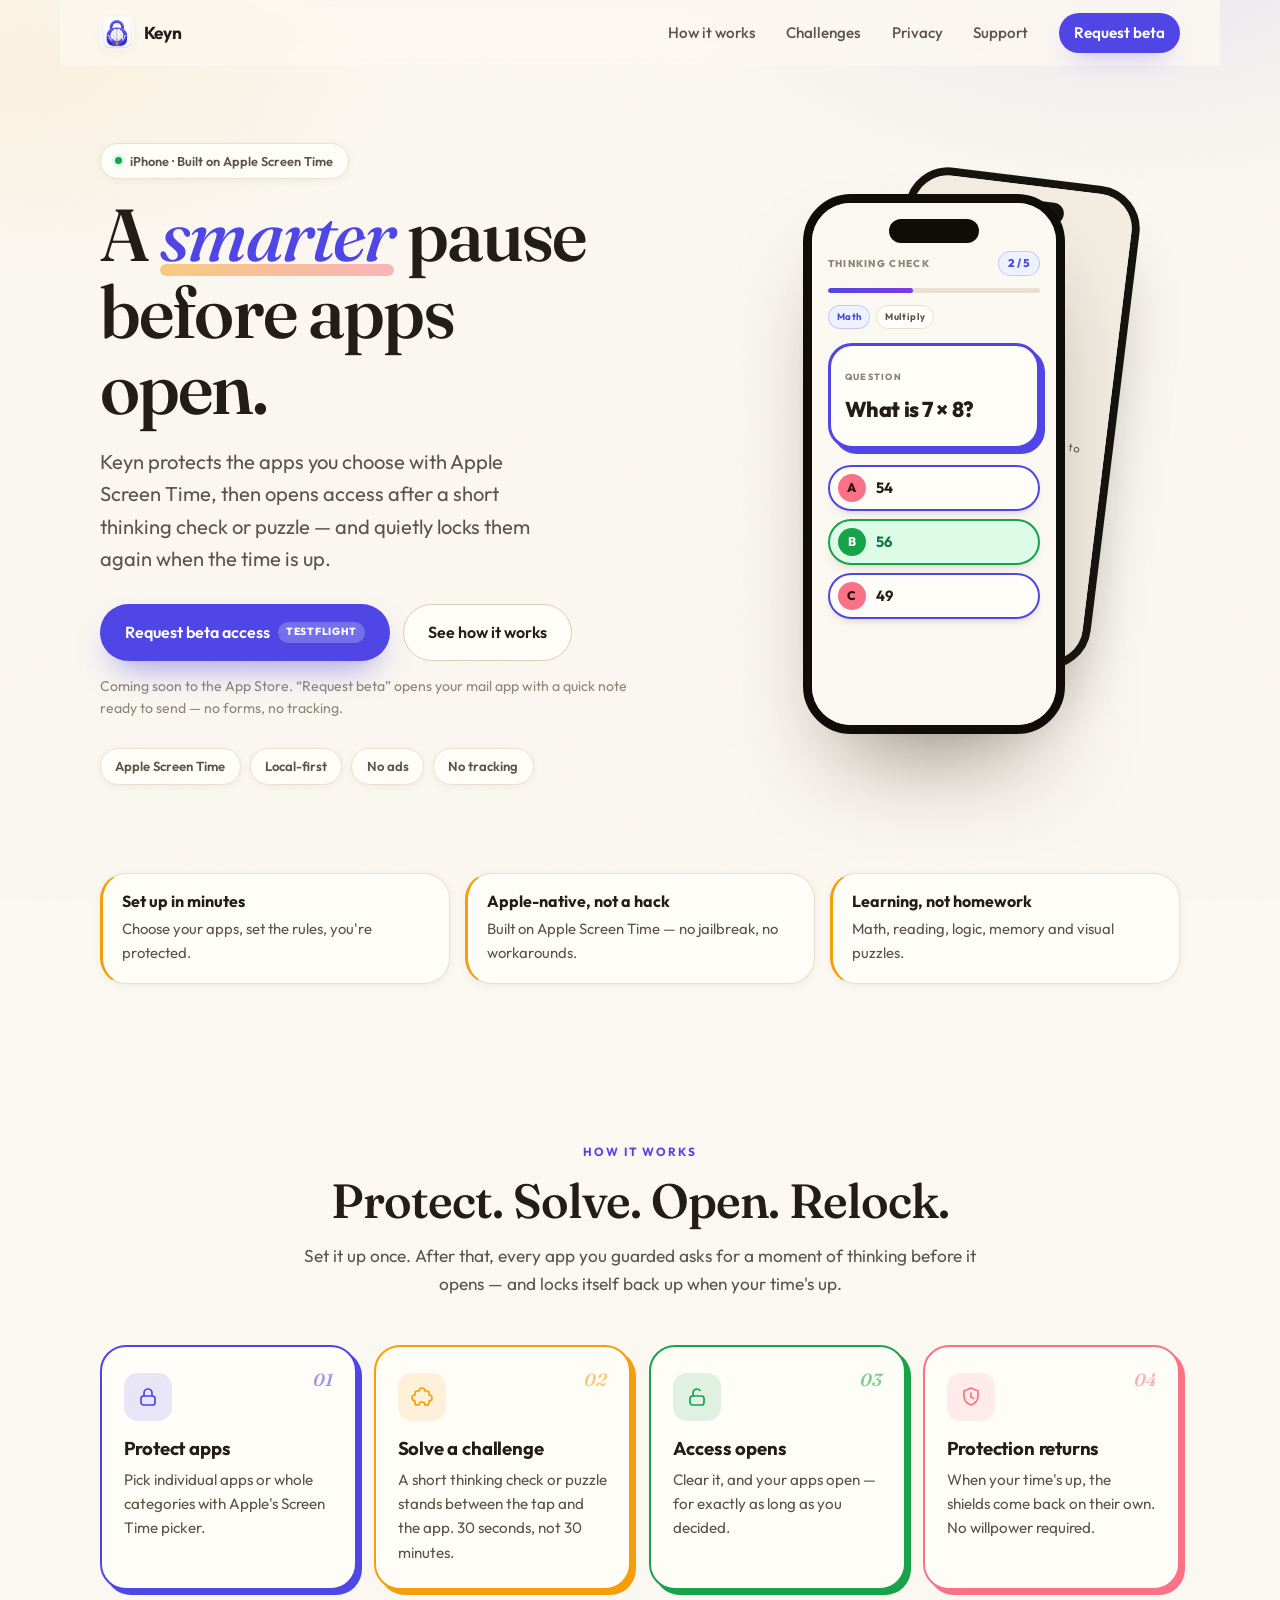
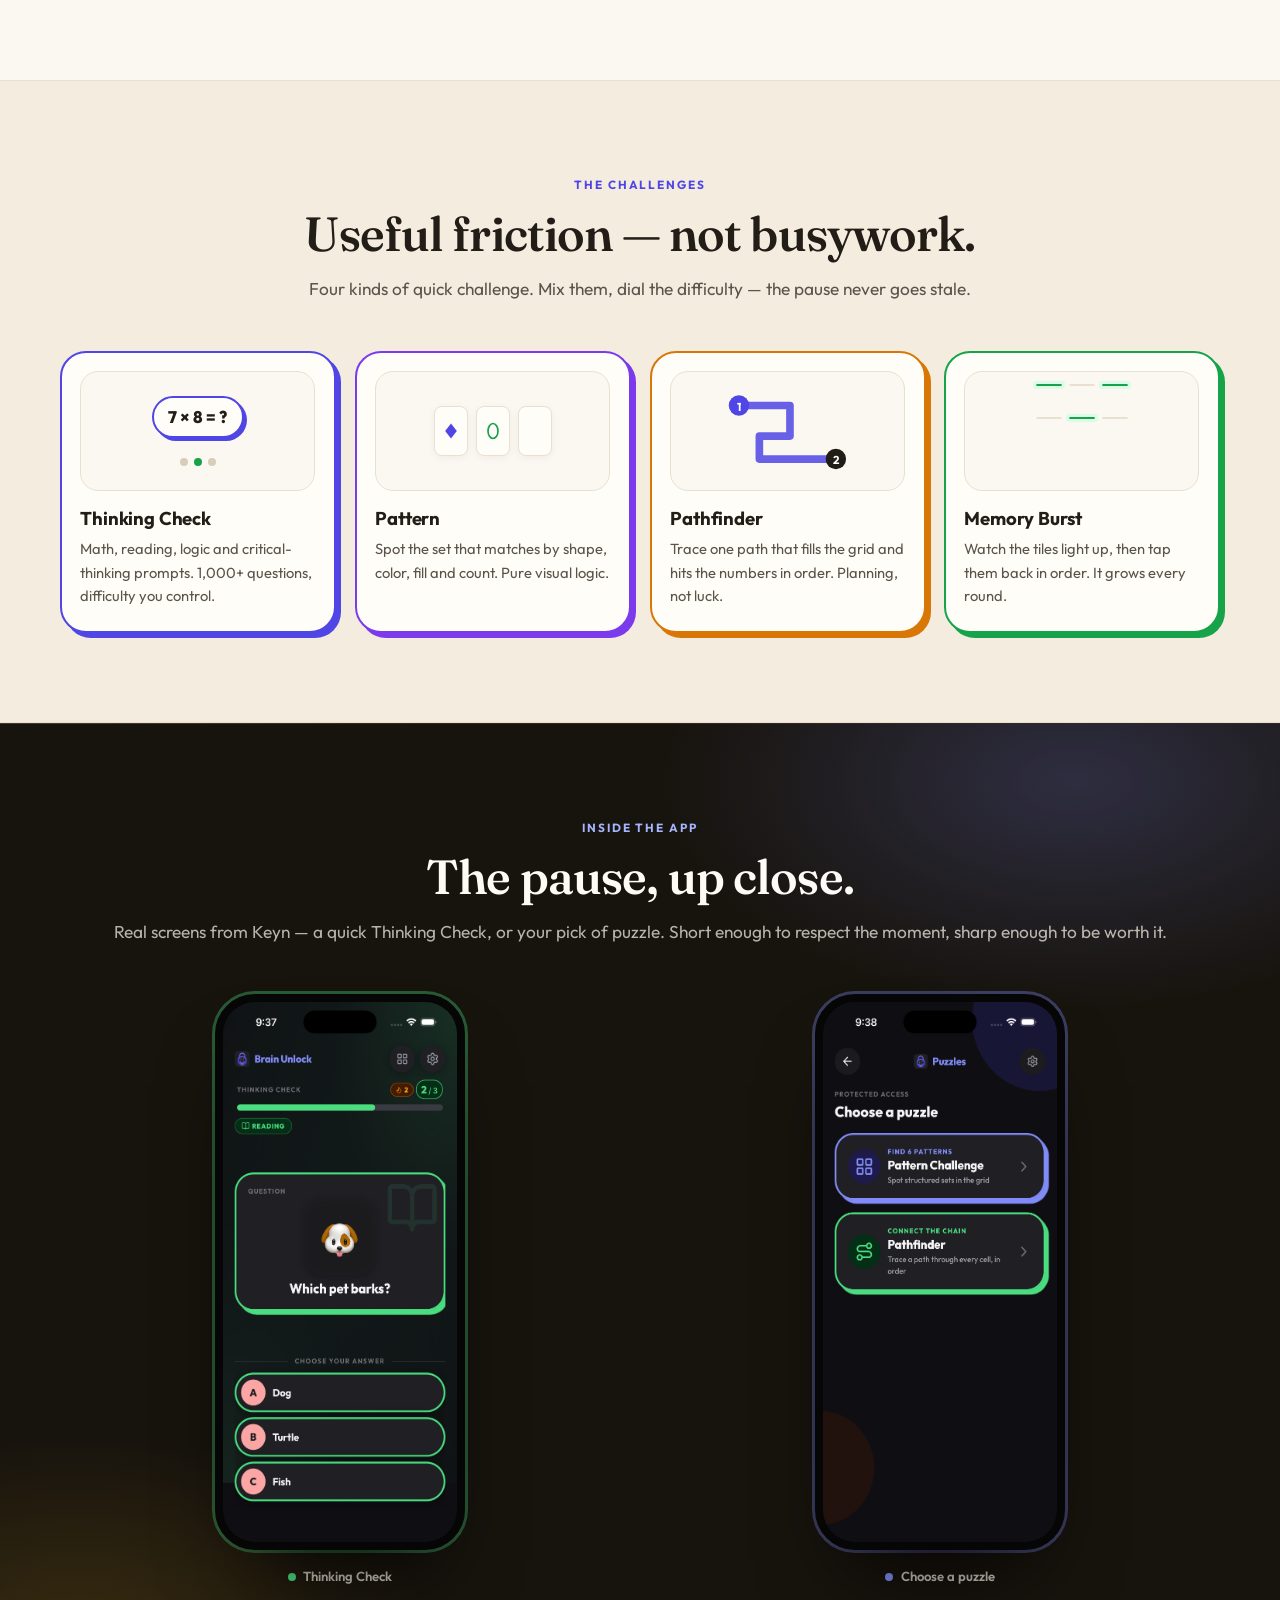
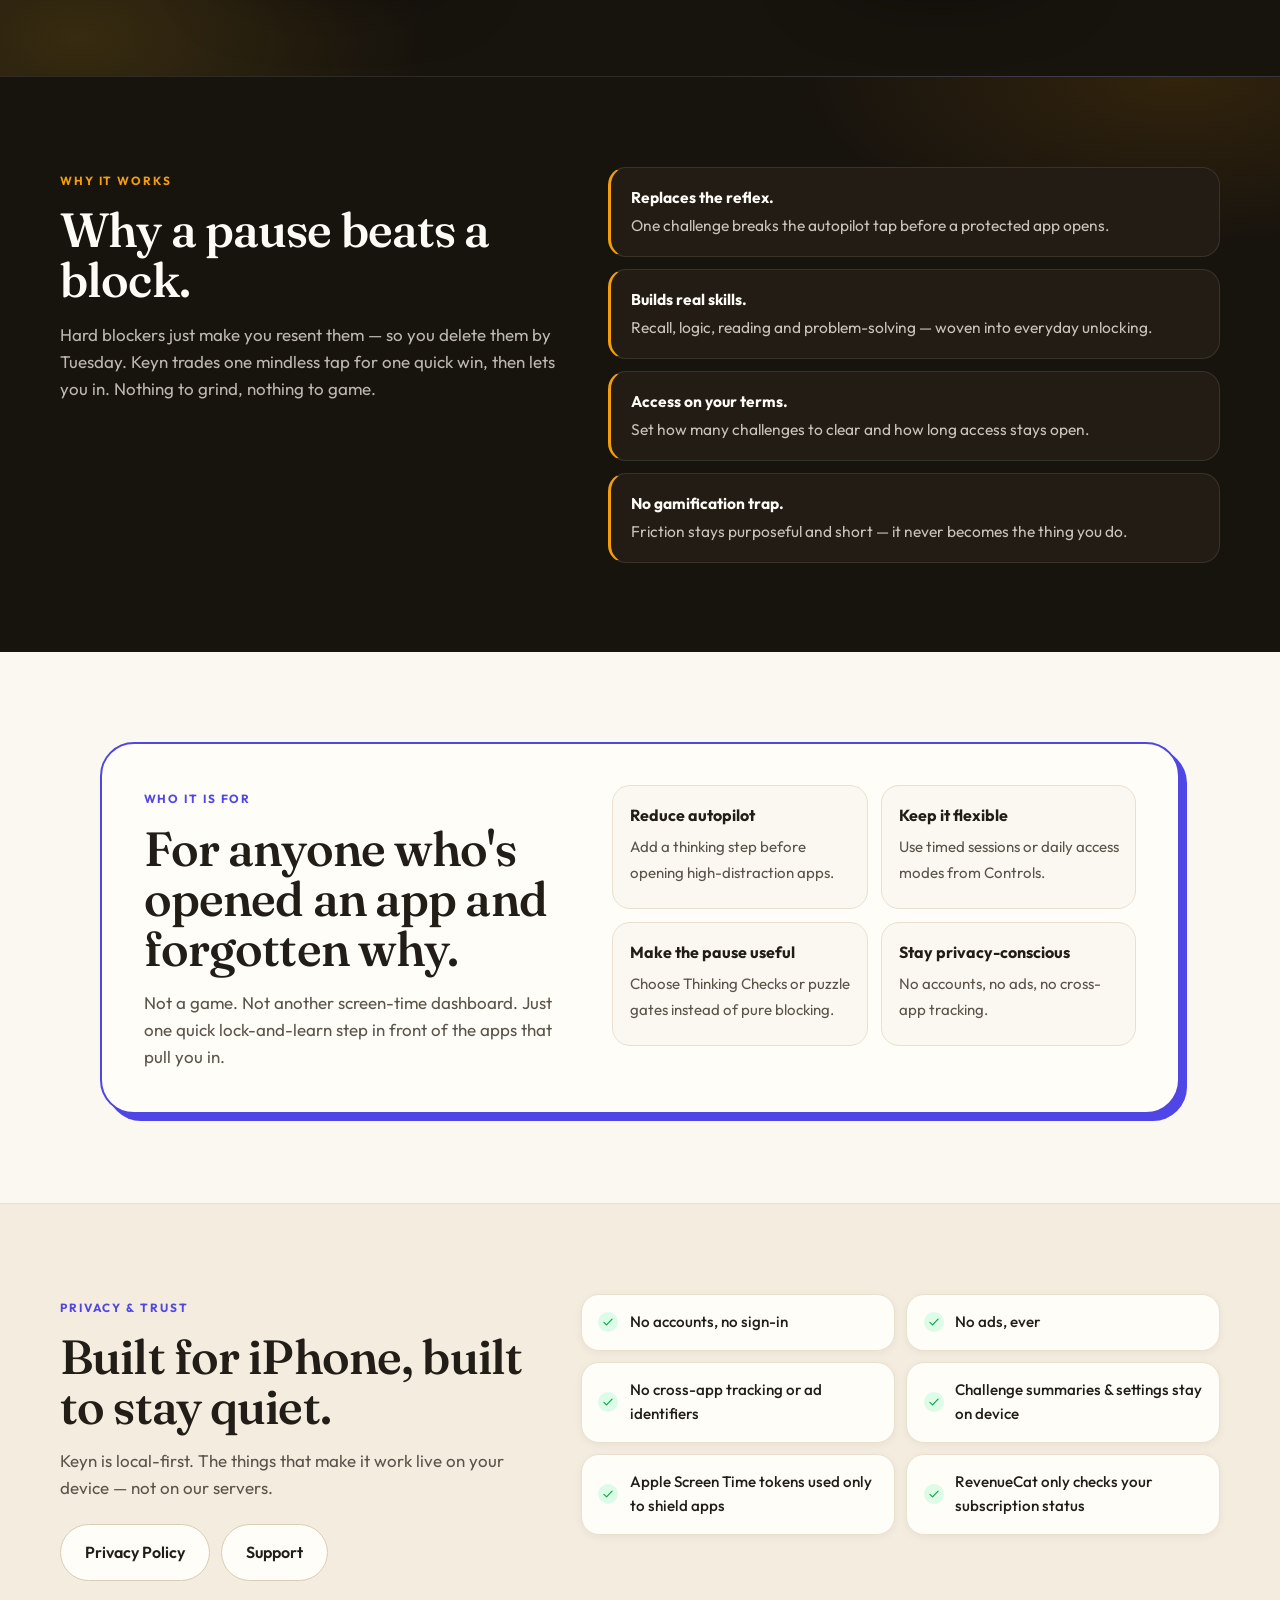
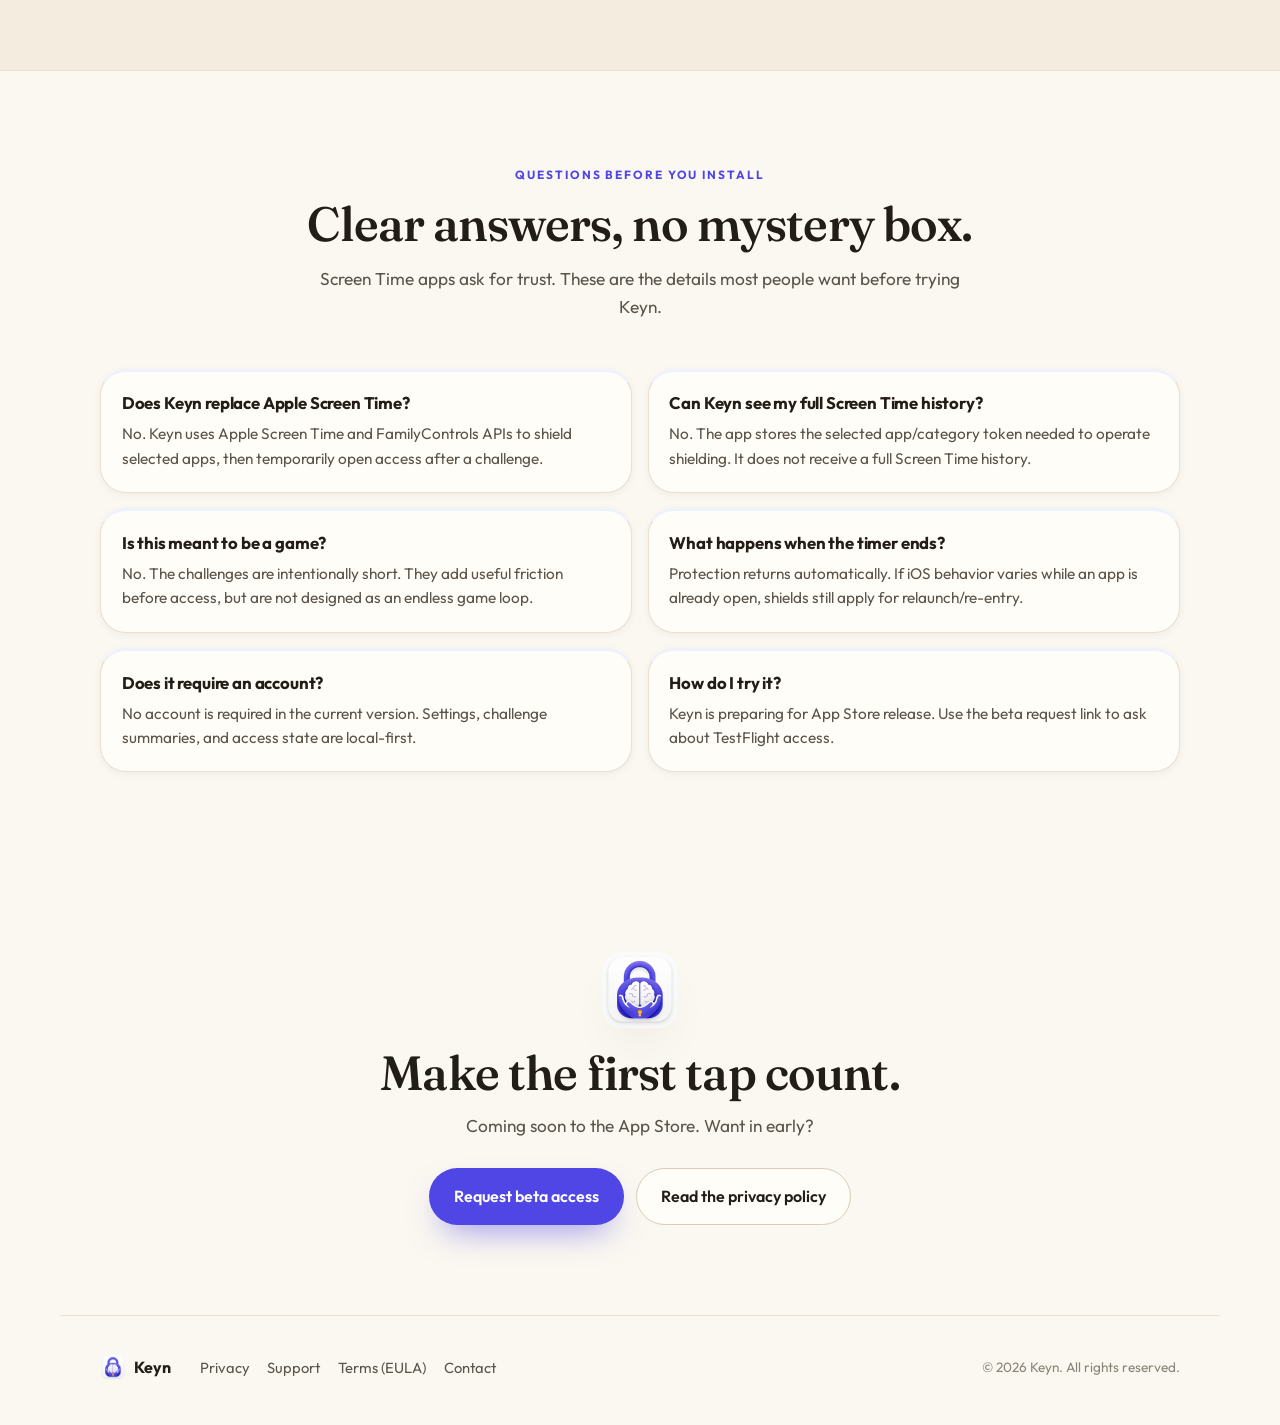
<file: index.html>
<!doctype html>
<html lang="en">
  <head>
    <meta charset="utf-8" />
    <meta name="viewport" content="width=device-width, initial-scale=1, viewport-fit=cover" />
    <meta name="theme-color" content="#fbf8f1" />
    <meta
      name="description"
      content="Keyn protects the apps you choose with Apple Screen Time, then opens access after a short thinking check or puzzle. Local-first. No ads. No tracking."
    />
    <link rel="icon" href="assets/app-icon.png" />
    <link rel="apple-touch-icon" href="assets/app-icon.png" />
    <meta property="og:title" content="Keyn | A smarter pause before apps open" />
    <meta
      property="og:description"
      content="Protect apps with Apple Screen Time, then earn access with a short thinking check or puzzle. Local-first, private, ad-free."
    />
    <meta property="og:type" content="website" />
    <meta property="og:url" content="index.html" />
    <meta property="og:image" content="index.htmlassets/app-icon.png" />
    <title>Keyn | A smarter pause before apps open</title>
    <script>document.documentElement.classList.add("js");</script>
    <link rel="preconnect" href="https://fonts.googleapis.com" />
    <link rel="preconnect" href="https://fonts.gstatic.com" crossorigin />
    <link
      href="https://fonts.googleapis.com/css2?family=Fraunces:ital,opsz,wght@0,9..144,400..600;1,9..144,400..560&family=Outfit:wght@400;500;600;700;800&display=swap"
      rel="stylesheet"
    />
    <link rel="stylesheet" href="styles.css" />
  </head>
  <body>
    <header class="nav">
      <a class="brand" href="index.html" aria-label="Keyn home">
        <img class="brand-icon" src="assets/app-icon.png" alt="" width="34" height="34" />
        <span class="brand-name">Keyn</span>
      </a>
      <nav class="nav-links" aria-label="Primary">
        <a href="#how">How it works</a>
        <a href="#challenges">Challenges</a>
        <a href="privacy.html">Privacy</a>
        <a href="support.html">Support</a>
        <a class="nav-cta" href="mailto:support@brainunlock.app?subject=Brain%20Unlock%20beta%20access">Request beta</a>
      </nav>
    </header>

    <main>
      <!-- ───────────────────────── Hero ───────────────────────── -->
      <section class="hero">
        <div class="hero-glow" aria-hidden="true"></div>
        <div class="hero-grid">
          <div class="hero-copy reveal">
            <span class="eyebrow"><span class="eyebrow-dot"></span> iPhone&nbsp;·&nbsp;Built on Apple Screen&nbsp;Time</span>
            <h1>A <em>smarter</em> pause<br />before apps open.</h1>
            <p class="lede">
              Keyn protects the apps you choose with Apple Screen Time, then opens
              access after a short thinking check or puzzle — and quietly locks them again
              when the time is up.
            </p>
            <div class="cta-row">
              <a class="btn btn-primary" href="mailto:support@brainunlock.app?subject=Brain%20Unlock%20beta%20access">
                Request beta access
                <em class="soon-tag">TestFlight</em>
              </a>
              <a class="btn btn-ghost" href="#how">See how it works</a>
            </div>
            <p class="cta-note">Coming soon to the App Store. “Request beta” opens your mail app with a quick note ready to send — no forms, no tracking.</p>
            <ul class="chips" aria-label="At a glance">
              <li>Apple Screen Time</li>
              <li>Local-first</li>
              <li>No ads</li>
              <li>No tracking</li>
            </ul>
          </div>

          <!-- Layered iPhone mockups recreating the actual app UI -->
          <div class="hero-stage reveal" style="--d: 140ms" aria-label="Keyn app preview">
            <!-- Back phone: the shield / protected screen -->
            <div class="phone phone-back" aria-hidden="true">
              <div class="screen screen-shield">
                <div class="shield-glyph">
                  <svg viewBox="0 0 24 24" width="38" height="38" fill="none" stroke="currentColor" stroke-width="1.6" stroke-linecap="round" stroke-linejoin="round"><path d="M12 3l7 3v5c0 4.5-3 7.5-7 9-4-1.5-7-4.5-7-9V6z"/><path d="M9.5 12l1.8 1.8L15 10"/></svg>
                </div>
                <p class="shield-title">Protected</p>
                <p class="shield-sub">Finish a quick challenge in Keyn to open this app.</p>
                <span class="shield-btn">Got it</span>
              </div>
            </div>

            <!-- Front phone: the Thinking Check -->
            <div class="phone phone-front">
              <div class="screen screen-check">
                <div class="check-top">
                  <span class="check-eyebrow">Thinking Check</span>
                  <span class="check-progress">2 / 5</span>
                </div>
                <div class="check-bar"><span></span></div>
                <div class="tag-row">
                  <span class="tag tag-cat">Math</span>
                  <span class="tag">Multiply</span>
                </div>
                <div class="q-card">
                  <span class="q-label">Question</span>
                  <p class="q-text">What is 7 × 8?</p>
                </div>
                <div class="answers">
                  <button class="ans" type="button" tabindex="-1"><span class="bub">A</span> 54</button>
                  <button class="ans ans-correct" type="button" tabindex="-1"><span class="bub">B</span> 56</button>
                  <button class="ans" type="button" tabindex="-1"><span class="bub">C</span> 49</button>
                </div>
              </div>
            </div>
          </div>
        </div>
      </section>

      <!-- ─────────────────────── Value proof ─────────────────── -->
      <section class="proof-strip" aria-label="Why people try Keyn">
        <article>
          <strong>Set up in minutes</strong>
          <span>Choose your apps, set the rules, you're protected.</span>
        </article>
        <article>
          <strong>Apple-native, not a hack</strong>
          <span>Built on Apple Screen Time — no jailbreak, no workarounds.</span>
        </article>
        <article>
          <strong>Learning, not homework</strong>
          <span>Math, reading, logic, memory and visual puzzles.</span>
        </article>
      </section>

      <!-- ─────────────────────── How it works ─────────────────── -->
      <section class="section" id="how">
        <div class="section-head">
          <span class="kicker">How it works</span>
          <h2>Protect. Solve. Open. Relock.</h2>
          <p>Set it up once. After that, every app you guarded asks for a moment of thinking before it opens — and locks itself back up when your time's up.</p>
        </div>
        <ol class="flow">
          <li class="flow-step reveal">
            <span class="flow-ix">01</span>
            <span class="flow-ic" aria-hidden="true">
              <svg viewBox="0 0 24 24" fill="none" stroke="currentColor" stroke-width="1.7" stroke-linecap="round" stroke-linejoin="round"><rect x="5" y="11" width="14" height="9" rx="2.5"/><path d="M8 11V8a4 4 0 0 1 8 0v3"/></svg>
            </span>
            <h3>Protect apps</h3>
            <p>Pick individual apps or whole categories with Apple's Screen Time picker.</p>
          </li>
          <li class="flow-step reveal" style="--d: 80ms">
            <span class="flow-ix">02</span>
            <span class="flow-ic" aria-hidden="true">
              <svg viewBox="0 0 24 24" fill="none" stroke="currentColor" stroke-width="1.7" stroke-linecap="round" stroke-linejoin="round"><path d="M12 3a3 3 0 0 1 3 3h2a2 2 0 0 1 2 2v2a3 3 0 0 1 0 6v2a2 2 0 0 1-2 2h-2a3 3 0 0 0-6 0H7a2 2 0 0 1-2-2v-2a3 3 0 0 1 0-6V8a2 2 0 0 1 2-2h2a3 3 0 0 1 3-3z"/></svg>
            </span>
            <h3>Solve a challenge</h3>
            <p>A short thinking check or puzzle stands between the tap and the app. 30 seconds, not 30 minutes.</p>
          </li>
          <li class="flow-step reveal" style="--d: 160ms">
            <span class="flow-ix">03</span>
            <span class="flow-ic" aria-hidden="true">
              <svg viewBox="0 0 24 24" fill="none" stroke="currentColor" stroke-width="1.7" stroke-linecap="round" stroke-linejoin="round"><rect x="5" y="11" width="14" height="9" rx="2.5"/><path d="M8 11V8a4 4 0 0 1 7-2.6"/></svg>
            </span>
            <h3>Access opens</h3>
            <p>Clear it, and your apps open — for exactly as long as you decided.</p>
          </li>
          <li class="flow-step reveal" style="--d: 240ms">
            <span class="flow-ix">04</span>
            <span class="flow-ic" aria-hidden="true">
              <svg viewBox="0 0 24 24" fill="none" stroke="currentColor" stroke-width="1.7" stroke-linecap="round" stroke-linejoin="round"><path d="M12 3l7 3v5c0 4.5-3 7.5-7 9-4-1.5-7-4.5-7-9V6z"/><path d="M12 8v4l2.5 1.5"/></svg>
            </span>
            <h3>Protection returns</h3>
            <p>When your time's up, the shields come back on their own. No willpower required.</p>
          </li>
        </ol>
      </section>

      <!-- ─────────────────────── Challenges ───────────────────── -->
      <section class="section section-soft" id="challenges">
        <div class="section-head">
          <span class="kicker">The challenges</span>
          <h2>Useful friction — not busywork.</h2>
          <p>Four kinds of quick challenge. Mix them, dial the difficulty — the pause never goes stale.</p>
        </div>
        <div class="challenge-grid">
          <article class="ch-card reveal">
            <div class="ch-art ch-art-think" aria-hidden="true">
              <span class="ch-pill">7 × 8 = ?</span>
              <div class="ch-dots"><i></i><i class="on"></i><i></i></div>
            </div>
            <h3>Thinking Check</h3>
            <p>Math, reading, logic and critical-thinking prompts. 1,000+ questions, difficulty you control.</p>
          </article>

          <article class="ch-card reveal" style="--d: 80ms">
            <div class="ch-art ch-art-pattern" aria-hidden="true">
              <span class="setcard"><svg viewBox="0 0 24 24" fill="#4F46E5"><path d="M12 3l7 9-7 9-7-9z"/></svg></span>
              <span class="setcard"><svg viewBox="0 0 24 24" fill="none" stroke="#16A34A" stroke-width="2"><ellipse cx="12" cy="12" rx="6" ry="9"/></svg></span>
              <span class="setcard"><svg viewBox="0 0 24 24" fill="#F59E0B"><path d="M16 4a8 8 0 1 0 0 16 6 6 0 0 1 0-16z"/></svg></span>
            </div>
            <h3>Pattern</h3>
            <p>Spot the set that matches by shape, color, fill and count. Pure visual logic.</p>
          </article>

          <article class="ch-card reveal" style="--d: 160ms">
            <div class="ch-art ch-art-path" aria-hidden="true">
              <svg viewBox="0 0 120 80" width="100%" height="100%" preserveAspectRatio="xMidYMid meet">
                <path d="M22 20 H62 V44 H38 V62 H98" fill="none" stroke="#4F46E5" stroke-width="6" stroke-linecap="round" stroke-linejoin="round" opacity="0.85"/>
                <circle cx="22" cy="20" r="8" fill="#4F46E5"/><text x="22" y="24" text-anchor="middle" font-size="9" fill="#fff" font-weight="700">1</text>
                <circle cx="98" cy="62" r="8" fill="#211C16"/><text x="98" y="66" text-anchor="middle" font-size="9" fill="#fff" font-weight="700">2</text>
              </svg>
            </div>
            <h3>Pathfinder</h3>
            <p>Trace one path that fills the grid and hits the numbers in order. Planning, not luck.</p>
          </article>

          <article class="ch-card reveal" style="--d: 240ms">
            <div class="ch-art ch-art-memory" aria-hidden="true">
              <span class="mtile on"></span><span class="mtile"></span><span class="mtile on"></span>
              <span class="mtile"></span><span class="mtile on"></span><span class="mtile"></span>
            </div>
            <h3>Memory Burst</h3>
            <p>Watch the tiles light up, then tap them back in order. It grows every round.</p>
          </article>
        </div>
      </section>

      <!-- ──────────────────── Dark-mode showcase ──────────────── -->
      <section class="section showcase" aria-label="A look inside the Keyn app">
        <div class="section-head">
          <span class="kicker">Inside the app</span>
          <h2>The pause, up close.</h2>
          <p>Real screens from Keyn — a quick Thinking Check, or your pick of puzzle. Short enough to respect the moment, sharp enough to be worth it.</p>
        </div>
        <div class="showcase-stage">
          <div class="shot-cap shot-cap-1 reveal">
            <div class="shot">
              <img src="assets/simulator_screenshot_D6361042-152D-41A5-B4E5-0A3F7F1196F3.png" alt="Keyn Thinking Check in dark mode — a reading question with answer choices" width="250" height="540" loading="lazy" />
            </div>
            <span class="shot-tag"><i></i> Thinking Check</span>
          </div>
          <div class="shot-cap shot-cap-2 reveal" style="--d: 110ms">
            <div class="shot">
              <img src="assets/simulator_screenshot_AA363468-B106-4E09-99B0-FF3314748592.png" alt="Keyn puzzle chooser in dark mode — Pattern Challenge and Pathfinder" width="250" height="540" loading="lazy" />
            </div>
            <span class="shot-tag"><i></i> Choose a puzzle</span>
          </div>
        </div>
      </section>

      <!-- ─────────────────────── Why it works ─────────────────── -->
      <section class="section why">
        <div class="why-inner">
          <div class="why-head">
            <span class="kicker kicker-light">Why it works</span>
            <h2>Why a pause beats a block.</h2>
            <p>Hard blockers just make you resent them — so you delete them by Tuesday. Keyn trades one mindless tap for one quick win, then lets you in. Nothing to grind, nothing to game.</p>
          </div>
          <ul class="why-list">
            <li>
              <strong>Replaces the reflex.</strong>
              One challenge breaks the autopilot tap before a protected app opens.
            </li>
            <li>
              <strong>Builds real skills.</strong>
              Recall, logic, reading and problem-solving — woven into everyday unlocking.
            </li>
            <li>
              <strong>Access on your terms.</strong>
              Set how many challenges to clear and how long access stays open.
            </li>
            <li>
              <strong>No gamification trap.</strong>
              Friction stays purposeful and short — it never becomes the thing you do.
            </li>
          </ul>
        </div>
      </section>

      <!-- ─────────────────────── Who it's for ─────────────────── -->
      <section class="section buyer-section">
        <div class="buyer-card">
          <div>
            <span class="kicker">Who it is for</span>
            <h2>For anyone who's opened an app and forgotten why.</h2>
            <p>
              Not a game. Not another screen-time dashboard. Just one quick lock-and-learn
              step in front of the apps that pull you in.
            </p>
          </div>
          <div class="buyer-grid">
            <article>
              <strong>Reduce autopilot</strong>
              <span>Add a thinking step before opening high-distraction apps.</span>
            </article>
            <article>
              <strong>Keep it flexible</strong>
              <span>Use timed sessions or daily access modes from Controls.</span>
            </article>
            <article>
              <strong>Make the pause useful</strong>
              <span>Choose Thinking Checks or puzzle gates instead of pure blocking.</span>
            </article>
            <article>
              <strong>Stay privacy-conscious</strong>
              <span>No accounts, no ads, no cross-app tracking.</span>
            </article>
          </div>
        </div>
      </section>

      <!-- ─────────────────────── Privacy / trust ──────────────── -->
      <section class="section section-soft" id="privacy">
        <div class="trust">
          <div class="trust-head">
            <span class="kicker">Privacy &amp; trust</span>
            <h2>Built for iPhone, built to stay quiet.</h2>
            <p>Keyn is local-first. The things that make it work live on your device — not on our servers.</p>
            <div class="trust-links">
              <a class="btn btn-ghost" href="privacy.html">Privacy Policy</a>
              <a class="btn btn-ghost" href="support.html">Support</a>
            </div>
          </div>
          <ul class="trust-list">
            <li><svg viewBox="0 0 24 24" aria-hidden="true" fill="none" stroke="currentColor" stroke-width="2" stroke-linecap="round" stroke-linejoin="round"><path d="M5 12.5l4.5 4.5L19 7"/></svg> No accounts, no sign-in</li>
            <li><svg viewBox="0 0 24 24" aria-hidden="true" fill="none" stroke="currentColor" stroke-width="2" stroke-linecap="round" stroke-linejoin="round"><path d="M5 12.5l4.5 4.5L19 7"/></svg> No ads, ever</li>
            <li><svg viewBox="0 0 24 24" aria-hidden="true" fill="none" stroke="currentColor" stroke-width="2" stroke-linecap="round" stroke-linejoin="round"><path d="M5 12.5l4.5 4.5L19 7"/></svg> No cross-app tracking or ad identifiers</li>
            <li><svg viewBox="0 0 24 24" aria-hidden="true" fill="none" stroke="currentColor" stroke-width="2" stroke-linecap="round" stroke-linejoin="round"><path d="M5 12.5l4.5 4.5L19 7"/></svg> Challenge summaries &amp; settings stay on device</li>
            <li><svg viewBox="0 0 24 24" aria-hidden="true" fill="none" stroke="currentColor" stroke-width="2" stroke-linecap="round" stroke-linejoin="round"><path d="M5 12.5l4.5 4.5L19 7"/></svg> Apple Screen Time tokens used only to shield apps</li>
            <li><svg viewBox="0 0 24 24" aria-hidden="true" fill="none" stroke="currentColor" stroke-width="2" stroke-linecap="round" stroke-linejoin="round"><path d="M5 12.5l4.5 4.5L19 7"/></svg> RevenueCat only checks your subscription status</li>
          </ul>
        </div>
      </section>

      <!-- ─────────────────────── FAQ ──────────────────────────── -->
      <section class="section faq-section" id="faq">
        <div class="section-head">
          <span class="kicker">Questions before you install</span>
          <h2>Clear answers, no mystery box.</h2>
          <p>Screen Time apps ask for trust. These are the details most people want before trying Keyn.</p>
        </div>
        <div class="faq-grid">
          <article>
            <h3>Does Keyn replace Apple Screen Time?</h3>
            <p>No. Keyn uses Apple Screen Time and FamilyControls APIs to shield selected apps, then temporarily open access after a challenge.</p>
          </article>
          <article>
            <h3>Can Keyn see my full Screen Time history?</h3>
            <p>No. The app stores the selected app/category token needed to operate shielding. It does not receive a full Screen Time history.</p>
          </article>
          <article>
            <h3>Is this meant to be a game?</h3>
            <p>No. The challenges are intentionally short. They add useful friction before access, but are not designed as an endless game loop.</p>
          </article>
          <article>
            <h3>What happens when the timer ends?</h3>
            <p>Protection returns automatically. If iOS behavior varies while an app is already open, shields still apply for relaunch/re-entry.</p>
          </article>
          <article>
            <h3>Does it require an account?</h3>
            <p>No account is required in the current version. Settings, challenge summaries, and access state are local-first.</p>
          </article>
          <article>
            <h3>How do I try it?</h3>
            <p>Keyn is preparing for App Store release. Use the beta request link to ask about TestFlight access.</p>
          </article>
        </div>
      </section>

      <!-- ─────────────────────── Closing CTA ──────────────────── -->
      <section class="section closing">
        <img class="closing-icon" src="assets/app-icon.png" alt="" width="76" height="76" />
        <h2>Make the first tap count.</h2>
        <p>Coming soon to the App Store. Want in early?</p>
        <div class="cta-row cta-center">
          <a class="btn btn-primary" href="mailto:support@brainunlock.app?subject=Brain%20Unlock%20beta%20access">Request beta access</a>
          <a class="btn btn-ghost" href="privacy.html">Read the privacy policy</a>
        </div>
      </section>
    </main>

    <footer class="footer">
      <div class="footer-brand">
        <img src="assets/app-icon.png" alt="" width="26" height="26" />
        <span>Keyn</span>
      </div>
      <nav class="footer-links" aria-label="Footer">
        <a href="privacy.html">Privacy</a>
        <a href="support.html">Support</a>
        <a href="https://www.apple.com/legal/internet-services/itunes/dev/stdeula/">Terms (EULA)</a>
        <a href="mailto:support@brainunlock.app">Contact</a>
      </nav>
      <span class="footer-copy">© 2026 Keyn. All rights reserved.</span>
    </footer>

    <!-- Scroll-orchestrated reveals. Hidden only when JS is present (.js gate in
         the head), so no-JS / crawlers still get everything; IntersectionObserver
         then fires each element's --d stagger as it enters the viewport. -->
    <script>
      (function () {
        var els = document.querySelectorAll(".reveal");
        if (!els.length) return;
        if (!("IntersectionObserver" in window)) {
          for (var i = 0; i < els.length; i++) els[i].classList.add("in");
          return;
        }
        var io = new IntersectionObserver(
          function (entries) {
            entries.forEach(function (e) {
              if (e.isIntersecting) {
                e.target.classList.add("in");
                io.unobserve(e.target);
              }
            });
          },
          { rootMargin: "0px 0px -10% 0px", threshold: 0.12 }
        );
        els.forEach(function (el) { io.observe(el); });
      })();
    </script>
  </body>
</html>
</file>
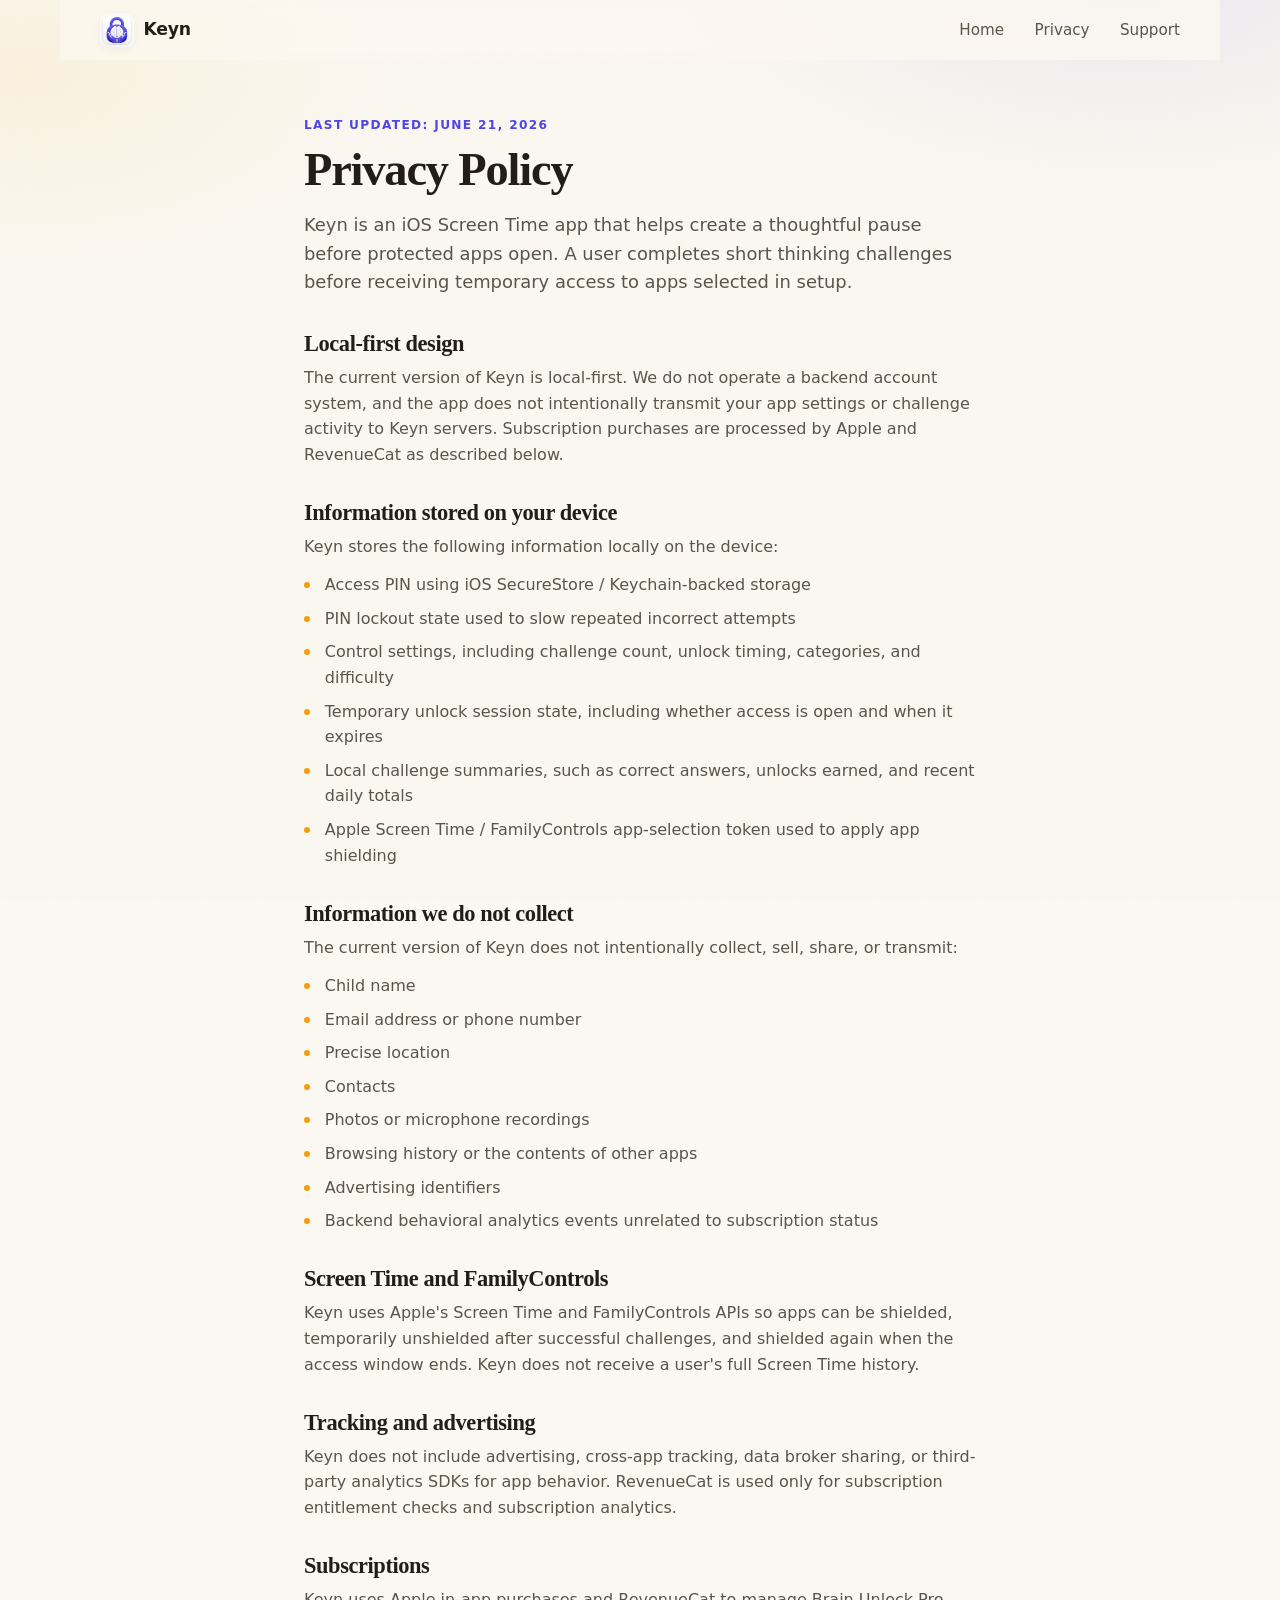
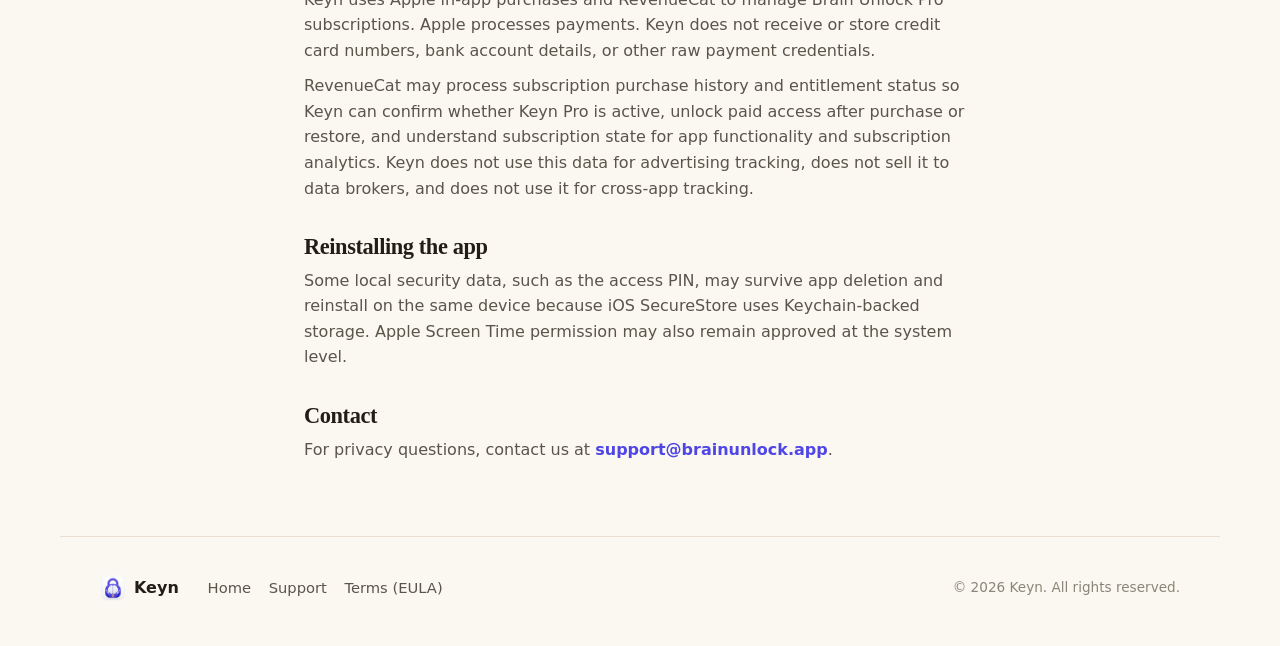
<file: privacy.html>
<!doctype html>
<html lang="en">
  <head>
    <meta charset="utf-8" />
    <meta name="viewport" content="width=device-width, initial-scale=1" />
    <meta
      name="description"
      content="Keyn privacy policy for local-first Screen Time controls, subscriptions, and protected app settings."
    />
    <link rel="icon" href="assets/app-icon.png" />
    <link rel="apple-touch-icon" href="assets/app-icon.png" />
    <meta name="theme-color" content="#FBFAF7" />
    <title>Privacy Policy | Keyn</title>
    <link rel="stylesheet" href="styles.css" />
  </head>
  <body>
    <header class="nav">
      <a class="brand" href="index.html" aria-label="Keyn home">
        <img class="brand-icon" src="assets/app-icon.png" alt="" width="34" height="34" />
        <span class="brand-name">Keyn</span>
      </a>
      <nav class="nav-links" aria-label="Primary">
        <a href="index.html">Home</a>
        <a href="privacy.html">Privacy</a>
        <a href="support.html">Support</a>
      </nav>
    </header>

    <main class="legal">
      <p class="updated">Last updated: June 21, 2026</p>
      <h1>Privacy Policy</h1>
      <p class="lead">
        Keyn is an iOS Screen Time app that helps create a thoughtful
        pause before protected apps open. A user completes short thinking
        challenges before receiving temporary access to apps selected in setup.
      </p>

      <h2>Local-first design</h2>
      <p>
        The current version of Keyn is local-first. We do not operate a
        backend account system, and the app does not intentionally transmit your
        app settings or challenge activity to Keyn servers. Subscription
        purchases are processed by Apple and RevenueCat as described below.
      </p>

      <h2>Information stored on your device</h2>
      <p>Keyn stores the following information locally on the device:</p>
      <ul>
        <li>Access PIN using iOS SecureStore / Keychain-backed storage</li>
        <li>PIN lockout state used to slow repeated incorrect attempts</li>
        <li>Control settings, including challenge count, unlock timing, categories, and difficulty</li>
        <li>Temporary unlock session state, including whether access is open and when it expires</li>
        <li>Local challenge summaries, such as correct answers, unlocks earned, and recent daily totals</li>
        <li>Apple Screen Time / FamilyControls app-selection token used to apply app shielding</li>
      </ul>

      <h2>Information we do not collect</h2>
      <p>The current version of Keyn does not intentionally collect, sell, share, or transmit:</p>
      <ul>
        <li>Child name</li>
        <li>Email address or phone number</li>
        <li>Precise location</li>
        <li>Contacts</li>
        <li>Photos or microphone recordings</li>
        <li>Browsing history or the contents of other apps</li>
        <li>Advertising identifiers</li>
        <li>Backend behavioral analytics events unrelated to subscription status</li>
      </ul>

      <h2>Screen Time and FamilyControls</h2>
      <p>
        Keyn uses Apple's Screen Time and FamilyControls APIs so apps can
        be shielded, temporarily unshielded after successful challenges, and
        shielded again when the access window ends. Keyn does not receive
        a user's full Screen Time history.
      </p>

      <h2>Tracking and advertising</h2>
      <p>
        Keyn does not include advertising, cross-app tracking, data broker
        sharing, or third-party analytics SDKs for app behavior. RevenueCat is
        used only for subscription entitlement checks and subscription analytics.
      </p>

      <h2>Subscriptions</h2>
      <p>
        Keyn uses Apple in-app purchases and RevenueCat to manage Brain
        Unlock Pro subscriptions. Apple processes payments. Keyn does not
        receive or store credit card numbers, bank account details, or other raw
        payment credentials.
      </p>
      <p>
        RevenueCat may process subscription purchase history and entitlement
        status so Keyn can confirm whether Keyn Pro is active,
        unlock paid access after purchase or restore, and understand subscription
        state for app functionality and subscription analytics. Keyn does
        not use this data for advertising tracking, does not sell it to data
        brokers, and does not use it for cross-app tracking.
      </p>

      <h2>Reinstalling the app</h2>
      <p>
        Some local security data, such as the access PIN, may survive app deletion
        and reinstall on the same device because iOS SecureStore uses
        Keychain-backed storage. Apple Screen Time permission may also remain
        approved at the system level.
      </p>

      <h2>Contact</h2>
      <p>
        For privacy questions, contact us at
        <a href="mailto:support@brainunlock.app">support@brainunlock.app</a>.
      </p>
    </main>

    <footer class="footer">
      <div class="footer-brand">
        <img src="assets/app-icon.png" alt="" width="26" height="26" />
        <span>Keyn</span>
      </div>
      <nav class="footer-links" aria-label="Footer">
        <a href="index.html">Home</a>
        <a href="support.html">Support</a>
        <a href="https://www.apple.com/legal/internet-services/itunes/dev/stdeula/">Terms (EULA)</a>
      </nav>
      <span class="footer-copy">© 2026 Keyn. All rights reserved.</span>
    </footer>
  </body>
</html>
</file>
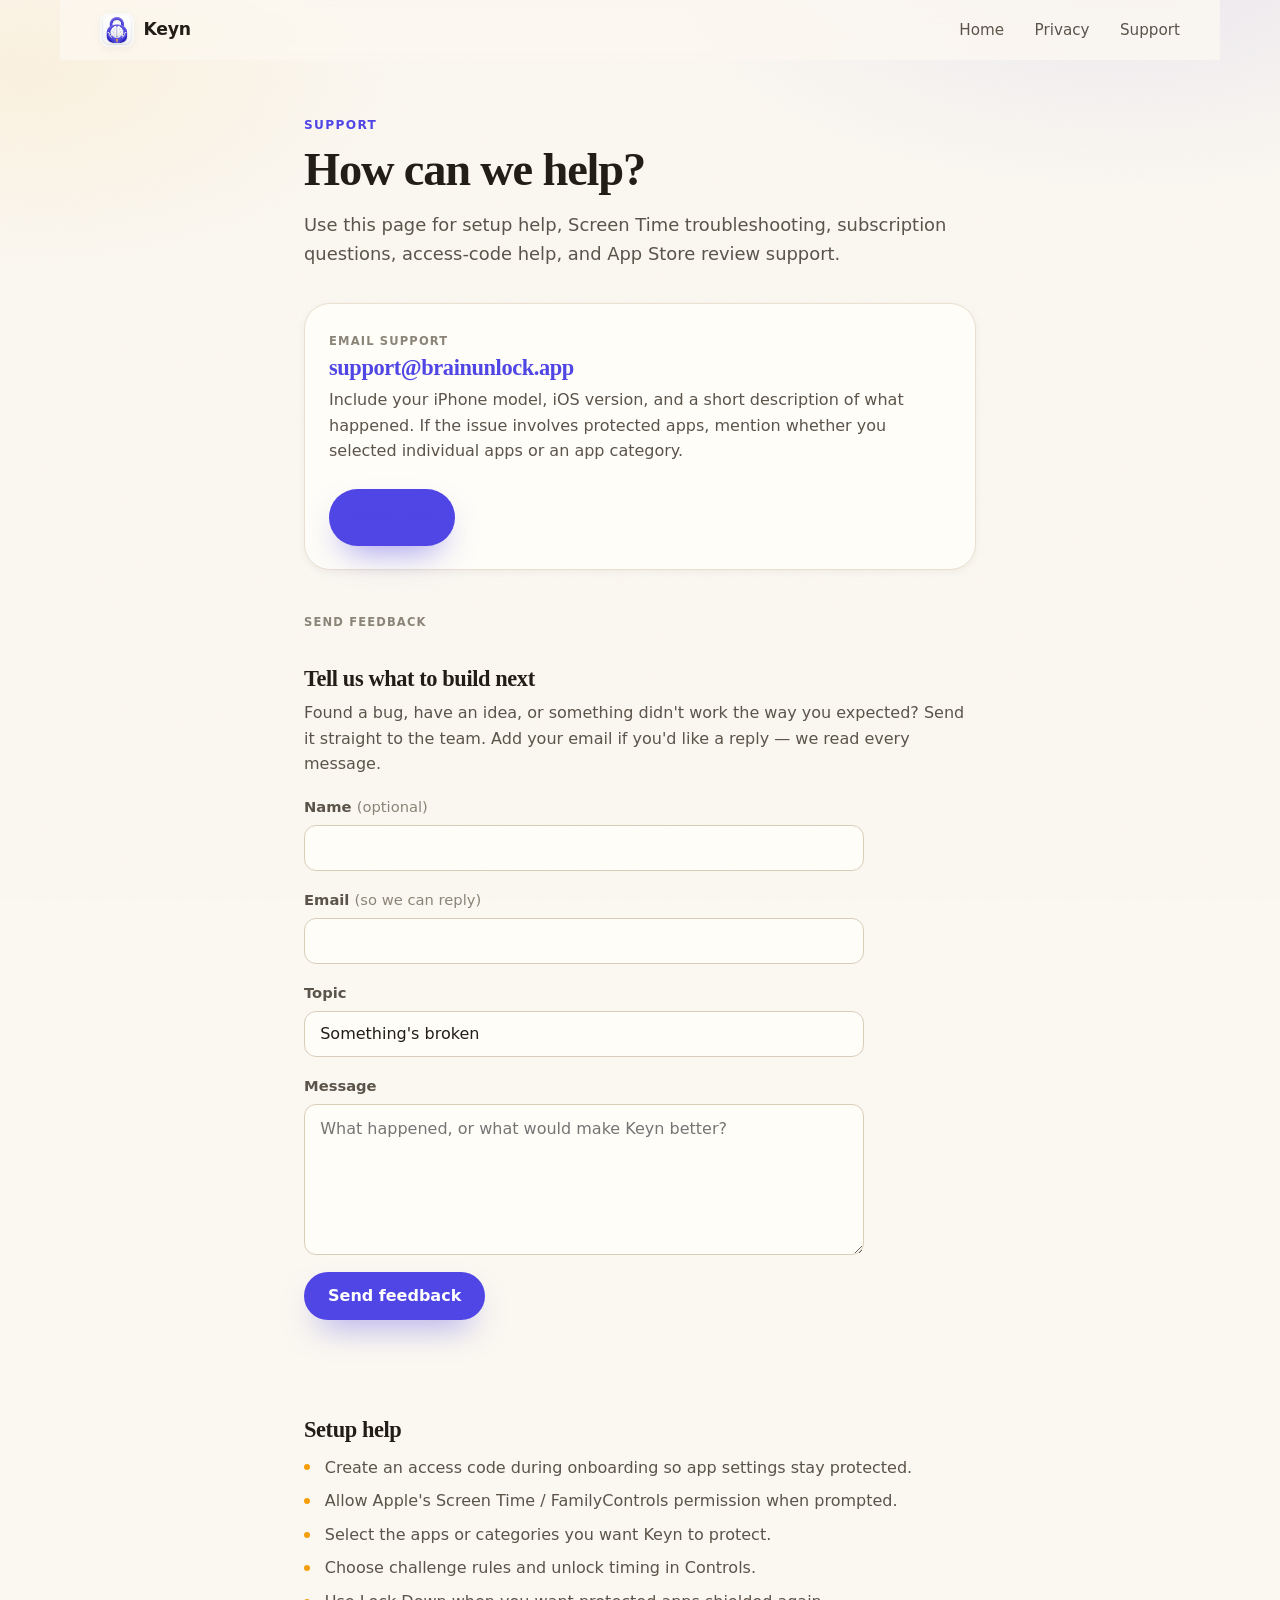
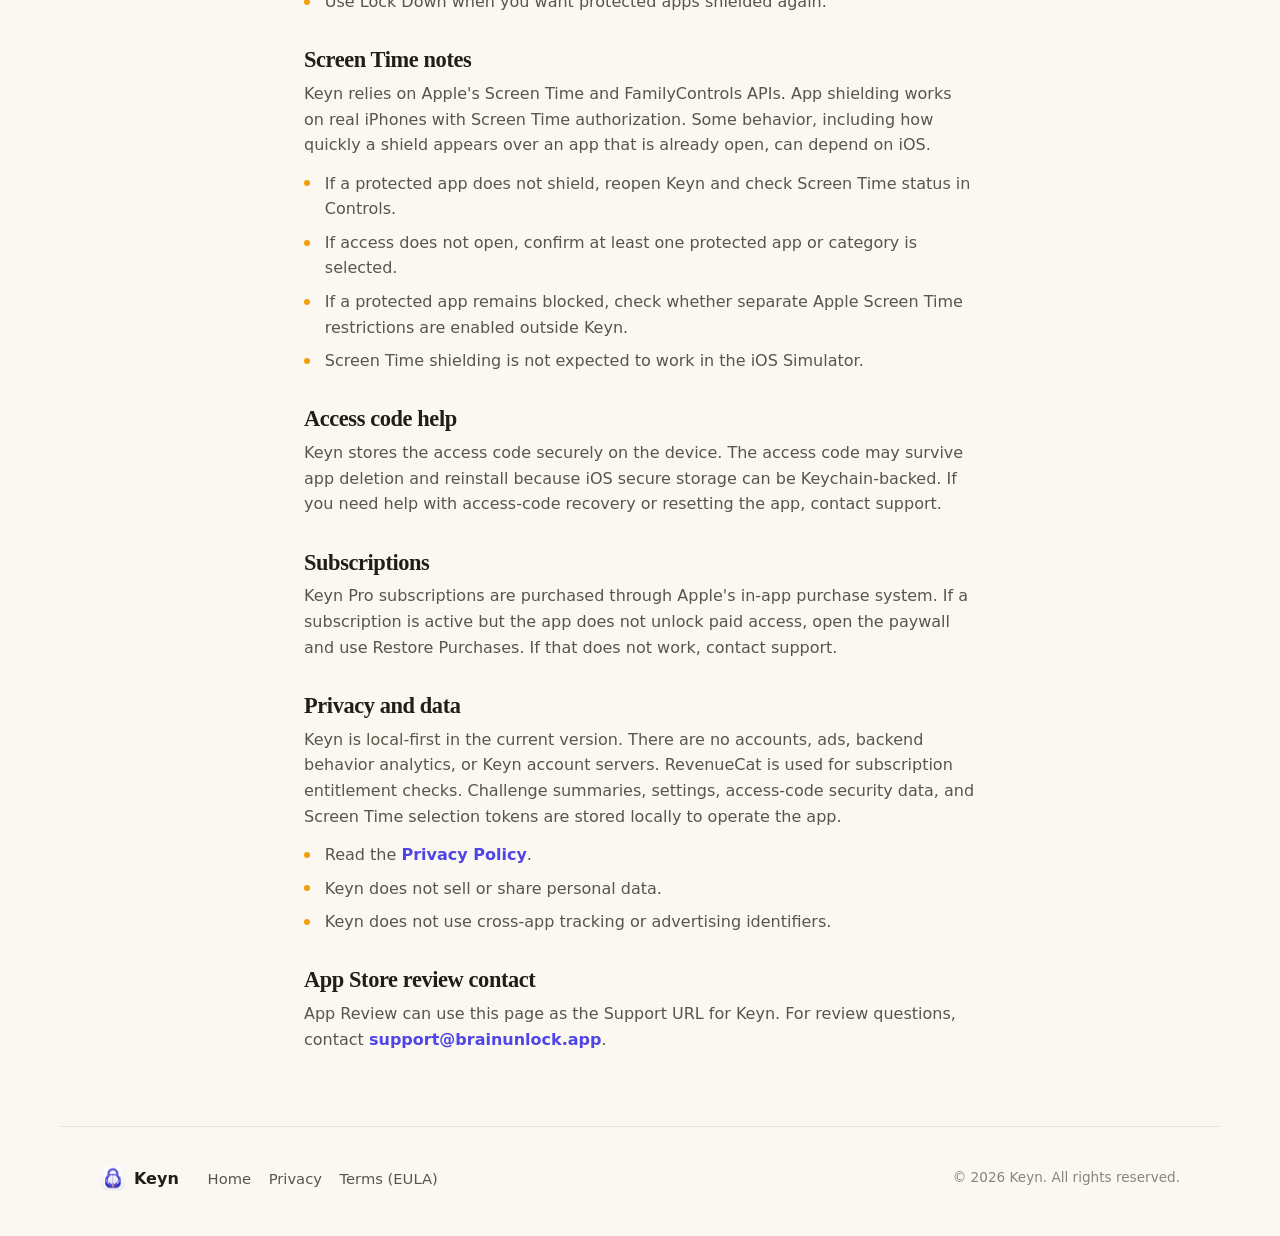
<file: support.html>
<!doctype html>
<html lang="en">
  <head>
    <meta charset="utf-8" />
    <meta name="viewport" content="width=device-width, initial-scale=1" />
    <meta
      name="description"
      content="Keyn support for setup, Screen Time permissions, protected apps, access code help, subscriptions, and privacy questions."
    />
    <link rel="icon" href="assets/app-icon.png" />
    <link rel="apple-touch-icon" href="assets/app-icon.png" />
    <meta name="theme-color" content="#FBFAF7" />
    <title>Support | Keyn</title>
    <link rel="stylesheet" href="styles.css" />
  </head>
  <body>
    <header class="nav">
      <a class="brand" href="index.html" aria-label="Keyn home">
        <img class="brand-icon" src="assets/app-icon.png" alt="" width="34" height="34" />
        <span class="brand-name">Keyn</span>
      </a>
      <nav class="nav-links" aria-label="Primary">
        <a href="index.html">Home</a>
        <a href="privacy.html">Privacy</a>
        <a href="support.html">Support</a>
      </nav>
    </header>

    <main class="legal">
      <p class="updated">Support</p>
      <h1>How can we help?</h1>
      <p class="lead">
        Use this page for setup help, Screen Time troubleshooting, subscription
        questions, access-code help, and App Store review support.
      </p>

      <section class="support-callout">
        <div>
          <span class="mini-label">Email support</span>
          <h2>support@brainunlock.app</h2>
          <p>
            Include your iPhone model, iOS version, and a short description of
            what happened. If the issue involves protected apps, mention whether
            you selected individual apps or an app category.
          </p>
        </div>
        <a class="btn btn-primary" href="mailto:support@brainunlock.app">Email us</a>
      </section>

      <section class="feedback" id="feedback">
        <span class="mini-label">Send feedback</span>
        <h2>Tell us what to build next</h2>
        <p>
          Found a bug, have an idea, or something didn't work the way you
          expected? Send it straight to the team. Add your email if you'd like a
          reply — we read every message.
        </p>
        <form class="feedback-form" action="https://formspree.io/f/xwvgzaaw" method="POST">
          <input type="hidden" name="_subject" value="Keyn — website feedback" />
          <!-- Spam honeypot: bots fill this hidden field; real people never see it. -->
          <input type="text" name="_gotcha" class="hp" tabindex="-1" autocomplete="off" aria-hidden="true" />

          <div class="field">
            <label for="fb-name">Name <span class="opt">(optional)</span></label>
            <input id="fb-name" name="name" type="text" autocomplete="name" />
          </div>
          <div class="field">
            <label for="fb-email">Email <span class="opt">(so we can reply)</span></label>
            <input id="fb-email" name="email" type="email" autocomplete="email" required />
          </div>
          <div class="field">
            <label for="fb-topic">Topic</label>
            <select id="fb-topic" name="topic">
              <option>Something's broken</option>
              <option>An idea or request</option>
              <option>A question</option>
              <option>Something else</option>
            </select>
          </div>
          <div class="field">
            <label for="fb-message">Message</label>
            <textarea id="fb-message" name="message" rows="5" required
              placeholder="What happened, or what would make Keyn better?"></textarea>
          </div>
          <button class="btn btn-primary" type="submit">Send feedback</button>
          <p class="form-note" data-fb-status role="status" aria-live="polite"></p>
        </form>
      </section>

      <h2>Setup help</h2>
      <ul>
        <li>Create an access code during onboarding so app settings stay protected.</li>
        <li>Allow Apple's Screen Time / FamilyControls permission when prompted.</li>
        <li>Select the apps or categories you want Keyn to protect.</li>
        <li>Choose challenge rules and unlock timing in Controls.</li>
        <li>Use Lock Down when you want protected apps shielded again.</li>
      </ul>

      <h2>Screen Time notes</h2>
      <p>
        Keyn relies on Apple's Screen Time and FamilyControls APIs. App
        shielding works on real iPhones with Screen Time authorization. Some
        behavior, including how quickly a shield appears over an app that is
        already open, can depend on iOS.
      </p>
      <ul>
        <li>If a protected app does not shield, reopen Keyn and check Screen Time status in Controls.</li>
        <li>If access does not open, confirm at least one protected app or category is selected.</li>
        <li>If a protected app remains blocked, check whether separate Apple Screen Time restrictions are enabled outside Keyn.</li>
        <li>Screen Time shielding is not expected to work in the iOS Simulator.</li>
      </ul>

      <h2>Access code help</h2>
      <p>
        Keyn stores the access code securely on the device. The access
        code may survive app deletion and reinstall because iOS secure storage
        can be Keychain-backed. If you need help with access-code recovery or
        resetting the app, contact support.
      </p>

      <h2>Subscriptions</h2>
      <p>
        Keyn Pro subscriptions are purchased through Apple's in-app
        purchase system. If a subscription is active but the app does not unlock
        paid access, open the paywall and use Restore Purchases. If that does not
        work, contact support.
      </p>

      <h2>Privacy and data</h2>
      <p>
        Keyn is local-first in the current version. There are no accounts,
        ads, backend behavior analytics, or Keyn account servers.
        RevenueCat is used for subscription entitlement checks. Challenge
        summaries, settings, access-code security data, and Screen Time selection
        tokens are stored locally to operate the app.
      </p>
      <ul>
        <li>Read the <a href="privacy.html">Privacy Policy</a>.</li>
        <li>Keyn does not sell or share personal data.</li>
        <li>Keyn does not use cross-app tracking or advertising identifiers.</li>
      </ul>

      <h2>App Store review contact</h2>
      <p>
        App Review can use this page as the Support URL for Keyn. For
        review questions, contact
        <a href="mailto:support@brainunlock.app">support@brainunlock.app</a>.
      </p>
    </main>

    <footer class="footer">
      <div class="footer-brand">
        <img src="assets/app-icon.png" alt="" width="26" height="26" />
        <span>Keyn</span>
      </div>
      <nav class="footer-links" aria-label="Footer">
        <a href="index.html">Home</a>
        <a href="privacy.html">Privacy</a>
        <a href="https://www.apple.com/legal/internet-services/itunes/dev/stdeula/">Terms (EULA)</a>
      </nav>
      <span class="footer-copy">© 2026 Keyn. All rights reserved.</span>
    </footer>

    <script>
      // Progressive enhancement: submit via fetch so the visitor stays on the
      // page and sees an inline result. If JS is off, the plain <form> POST
      // still works (Formspree shows its own thank-you page).
      (function () {
        var form = document.querySelector('.feedback-form');
        if (!form) return;
        var status = form.querySelector('[data-fb-status]');
        var btn = form.querySelector('button[type="submit"]');
        form.addEventListener('submit', function (e) {
          e.preventDefault();
          status.className = 'form-note';
          status.textContent = 'Sending…';
          if (btn) btn.disabled = true;
          fetch(form.action, {
            method: 'POST',
            body: new FormData(form),
            headers: { Accept: 'application/json' },
          })
            .then(function (res) {
              if (res.ok) {
                form.reset();
                status.className = 'form-note ok';
                status.textContent =
                  'Thanks — your feedback is on its way. We read every message.';
              } else {
                return res.json().then(function (data) {
                  var msg =
                    (data && data.errors &&
                      data.errors
                        .map(function (x) { return x.message; })
                        .join(', ')) ||
                    'Something went wrong. Please email support@brainunlock.app.';
                  status.className = 'form-note err';
                  status.textContent = msg;
                });
              }
            })
            .catch(function () {
              status.className = 'form-note err';
              status.textContent =
                'Network error — please email support@brainunlock.app.';
            })
            .finally(function () {
              if (btn) btn.disabled = false;
            });
        });
      })();
    </script>
  </body>
</html>
</file>
<file: styles.css>
/* ============================================================================
   Keyn — marketing site
   ----------------------------------------------------------------------------
   Aesthetic: warm "cream paper" editorial, pulled straight from the app's
   light mode. Fraunces (display serif) + Outfit (the app's own UI sans).
   Signature surface = the app's neobrutalist hard-offset accent slab.
   Atmosphere from layered corner-wash glows + paper grain. CSS-only motion,
   scroll-orchestrated. Dual-theme story told with real dark-mode screenshots.
   ========================================================================== */

:root {
  /* ── Type ── */
  --display: "Fraunces", "Iowan Old Style", Georgia, "Times New Roman", serif;
  --sans: "Outfit", -apple-system, system-ui, "Segoe UI", Roboto, Helvetica, Arial, sans-serif;

  /* ── Warm neutrals (cream paper) ── */
  --ink: #221d17;
  --ink-soft: #5b544a;
  --ink-faint: #8b8478;
  --cream: #fbf8f1;        /* page */
  --cream-2: #f3ecdf;      /* soft band */
  --paper: #fffdf8;        /* card */
  --line: #e9e0d0;
  --line-strong: #d8cdb8;

  /* ── Brand accents (exact app tokens) ── */
  --indigo: #4f46e5;
  --indigo-deep: #4338ca;
  --indigo-tint: #eef2ff;
  --gold: #f59e0b;
  --gold-2: #d97706;
  --gold-soft: #fef3c7;
  --green: #16a34a;
  --green-tint: #dcfce7;
  --coral: #fb7185;        /* the answer-bubble warmth */
  --coral-tint: #ffe4e6;
  --violet: #7c3aed;
  --violet-tint: #ede9fe;

  /* ── Warm dark band (espresso) ── */
  --espresso: #17130d;
  --espresso-2: #221c14;
  --espresso-line: rgba(255, 247, 233, 0.1);
  --cream-on-dark: #f7f1e6;

  --maxw: 1160px;
  --r-sm: 12px;
  --r: 18px;
  --r-lg: 26px;
  --r-xl: 34px;
  --r-hero: 32px;          /* matches the app's hero radius */
  --pill: 999px;

  --shadow-sm: 0 2px 8px rgba(40, 28, 10, 0.05);
  --shadow: 0 24px 50px -28px rgba(40, 28, 10, 0.34);
  --shadow-lg: 0 54px 96px -40px rgba(40, 28, 10, 0.5);

  /* Slab = the app's hard-offset neobrutalist shadow. Caller sets the accent
     via --slab (border + shadow color). */
  --slab: var(--indigo);
  --slab-off: 5px;
}

* { box-sizing: border-box; }

html { -webkit-text-size-adjust: 100%; scroll-behavior: smooth; }

body {
  margin: 0;
  font-family: var(--sans);
  color: var(--ink);
  background-color: var(--cream);
  /* Atmosphere: two soft corner washes + a hair of paper grain so the page
     never reads as flat cream. The grain is a tiny inline SVG turbulence. */
  background-image:
    radial-gradient(60% 42% at 88% -4%, rgba(79, 70, 229, 0.09), transparent 60%),
    radial-gradient(48% 36% at 2% 8%, rgba(245, 158, 11, 0.08), transparent 60%),
    url("data:image/svg+xml,%3Csvg xmlns='http://www.w3.org/2000/svg' width='180' height='180'%3E%3Cfilter id='n'%3E%3CfeTurbulence type='fractalNoise' baseFrequency='0.85' numOctaves='2' stitchTiles='stitch'/%3E%3C/filter%3E%3Crect width='100%25' height='100%25' filter='url(%23n)' opacity='0.035'/%3E%3C/svg%3E");
  background-repeat: no-repeat, no-repeat, repeat;
  background-attachment: fixed, fixed, fixed;
  line-height: 1.6;
  font-weight: 400;
  -webkit-font-smoothing: antialiased;
  text-rendering: optimizeLegibility;
  overflow-x: hidden;
}

/* ── Type scale ── */
h1, h2, h3 { margin: 0; }
h1, h2 {
  font-family: var(--display);
  font-weight: 560;            /* Fraunces optical weight; warm, not heavy */
  font-optical-sizing: auto;
  letter-spacing: -0.018em;
  line-height: 1.04;
}
h2 { font-size: clamp(1.85rem, 1.1rem + 3vw, 3rem); }
h3 { font-family: var(--sans); font-size: 1.16rem; font-weight: 700; letter-spacing: -0.01em; line-height: 1.25; }
p { margin: 0; }
a { color: inherit; text-decoration: none; }
img { max-width: 100%; display: block; }
ul, ol { margin: 0; padding: 0; list-style: none; }
::selection { background: var(--gold-soft); color: var(--ink); }

.kicker {
  display: inline-block;
  font-family: var(--sans);
  font-size: 0.74rem;
  font-weight: 700;
  letter-spacing: 0.16em;
  text-transform: uppercase;
  color: var(--indigo);
  margin-bottom: 0.9rem;
}
.kicker-light { color: var(--gold); }

/* ───────────────────────────── Nav ───────────────────────────── */
.nav {
  position: sticky; top: 0; z-index: 50;
  display: flex; align-items: center; justify-content: space-between; gap: 1rem;
  max-width: var(--maxw); margin: 0 auto;
  padding: 0.8rem clamp(1.1rem, 4vw, 2.5rem);
  background: rgba(251, 248, 241, 0.78);
  backdrop-filter: saturate(170%) blur(16px);
  -webkit-backdrop-filter: saturate(170%) blur(16px);
}
.brand { display: inline-flex; align-items: center; gap: 0.6rem; font-weight: 700; letter-spacing: -0.02em; }
.brand-icon { border-radius: 9px; box-shadow: var(--shadow-sm); }
.brand-name { font-size: 1.08rem; }
.nav-links { display: flex; gap: clamp(0.9rem, 2.5vw, 1.9rem); align-items: center; }
.nav-links a { font-size: 0.95rem; font-weight: 500; color: var(--ink-soft); transition: color 0.18s; }
.nav-links a:hover { color: var(--ink); }
.nav-links a[href^="#"] { display: none; }
@media (min-width: 620px) { .nav-links a[href^="#"] { display: inline; } }
.nav-links .nav-cta {
  display: inline-flex; align-items: center;
  padding: 0.5rem 0.95rem; border-radius: var(--pill);
  color: #fff; font-weight: 600;
  background: var(--indigo);
  box-shadow: 0 12px 26px -16px rgba(79, 70, 229, 0.85);
  transition: background 0.18s, transform 0.16s;
}
.nav-links .nav-cta:hover { color: #fff; background: var(--indigo-deep); transform: translateY(-1px); }
@media (max-width: 619px) {
  .nav { padding-inline: 1rem; }
  .brand-name { font-size: 0.98rem; }
  .nav-links { gap: 0; }
  .nav-links a:not(.nav-cta) { display: none; }
  .nav-links .nav-cta { padding: 0.58rem 0.82rem; font-size: 0.88rem; }
}

/* ───────────────────────────── Buttons / chips ───────────────── */
.btn {
  position: relative;
  display: inline-flex; align-items: center; gap: 0.5rem;
  padding: 0.92rem 1.5rem; border-radius: var(--pill);
  font-family: var(--sans); font-size: 1rem; font-weight: 600;
  border: 1.5px solid transparent; cursor: pointer;
  transition: transform 0.16s ease, box-shadow 0.2s ease, background 0.2s ease, border-color 0.2s ease;
}
.btn-primary { background: var(--indigo); color: #fff; box-shadow: 0 16px 34px -14px rgba(79, 70, 229, 0.65); }
.btn-primary:hover { transform: translateY(-2px); background: var(--indigo-deep); box-shadow: 0 22px 44px -16px rgba(79, 70, 229, 0.7); }
.btn-ghost { background: var(--paper); color: var(--ink); border-color: var(--line-strong); }
.btn-ghost:hover { transform: translateY(-2px); border-color: var(--ink-faint); }
.soon-tag {
  font-style: normal; font-size: 0.64rem; font-weight: 800;
  letter-spacing: 0.07em; text-transform: uppercase;
  background: rgba(255, 255, 255, 0.22); color: #fff;
  padding: 0.16rem 0.5rem; border-radius: var(--pill);
}

.cta-row { display: flex; flex-wrap: wrap; gap: 0.8rem; margin-top: 1.8rem; }
.cta-center { justify-content: center; }
.cta-note { margin-top: 0.85rem; color: var(--ink-faint); font-size: 0.88rem; max-width: 34rem; }
.cta-center + .cta-note { margin-inline: auto; text-align: center; }

.chips { display: flex; flex-wrap: wrap; gap: 0.55rem; margin-top: 1.8rem; }
.chips li {
  font-size: 0.82rem; font-weight: 600; color: var(--ink-soft);
  background: var(--paper); border: 1px solid var(--line);
  padding: 0.44rem 0.9rem; border-radius: var(--pill); box-shadow: var(--shadow-sm);
}

/* ───────────────────────────── Hero ──────────────────────────── */
.hero {
  position: relative; max-width: var(--maxw); margin: 0 auto;
  padding: clamp(2.5rem, 6vw, 5rem) clamp(1.1rem, 4vw, 2.5rem) clamp(3rem, 7vw, 5.5rem);
  overflow: visible;
}
.hero-glow { display: none; } /* atmosphere now lives on the body wash */
.hero-grid {
  position: relative; z-index: 1; display: grid;
  grid-template-columns: 1fr; gap: clamp(2.5rem, 5vw, 3.5rem); align-items: center;
}
@media (min-width: 900px) { .hero-grid { grid-template-columns: 1.04fr 0.96fr; } }

.eyebrow {
  display: inline-flex; align-items: center; gap: 0.5rem;
  font-size: 0.8rem; font-weight: 600; color: var(--ink-soft);
  background: var(--paper); border: 1px solid var(--line);
  padding: 0.42rem 0.9rem; border-radius: var(--pill); box-shadow: var(--shadow-sm);
}
.eyebrow-dot { width: 7px; height: 7px; border-radius: 50%; background: var(--green); box-shadow: 0 0 0 3px var(--green-tint); }

.hero h1 {
  font-size: clamp(2.7rem, 1.2rem + 6vw, 4.6rem);
  margin: 1.15rem 0 0; letter-spacing: -0.025em;
}
/* "smarter" gets the editorial accent: Fraunces italic + a gold underline mark */
.hero h1 em {
  font-style: italic; font-weight: 500; color: var(--indigo);
  position: relative; white-space: nowrap;
}
.hero h1 em::after {
  content: ""; position: absolute; left: 0; right: 0; bottom: 0.06em; height: 0.16em;
  background: linear-gradient(90deg, var(--gold), var(--coral));
  border-radius: var(--pill); opacity: 0.5; z-index: -1;
}
.lede { font-size: clamp(1.06rem, 0.95rem + 0.5vw, 1.26rem); color: var(--ink-soft); margin-top: 1.2rem; max-width: 34ch; }

/* ── iPhone mockups (CSS-recreated light app UI) ── */
.hero-stage { position: relative; display: flex; justify-content: center; align-items: center; min-height: 560px; }
.phone {
  width: 262px; aspect-ratio: 262 / 540;
  background: #ffffff; border: 9px solid #100d09;
  border-radius: 48px; padding: 0;
  box-shadow: var(--shadow-lg), 0 0 0 2px rgba(255,255,255,0.04) inset;
}
.phone .screen { position: relative; height: 100%; border-radius: 38px; overflow: hidden; display: flex; flex-direction: column; }
.phone::before {
  content: ""; position: absolute; top: 16px; left: 50%; transform: translateX(-50%);
  width: 90px; height: 24px; border-radius: var(--pill); background: #100d09; z-index: 3;
}
.phone-front { position: relative; z-index: 2; animation: floatY 7s ease-in-out infinite; }
.phone-back {
  position: absolute; z-index: 1;
  transform: translate(64px, -46px) rotate(7deg) scale(0.9);
  filter: saturate(0.95); opacity: 0.97;
  animation: floatY 7s ease-in-out infinite reverse;
}
@keyframes floatY { 0%, 100% { translate: 0 0; } 50% { translate: 0 -10px; } }
@media (max-width: 560px) {
  .hero-stage { min-height: 0; }
  .phone { width: min(76vw, 258px); }
  .phone-back { display: none; }
}

/* Thinking-Check screen */
.screen-check { background: var(--cream); padding: 48px 16px 18px; gap: 12px; }
.check-top { display: flex; align-items: center; justify-content: space-between; }
.check-eyebrow { font-size: 0.62rem; font-weight: 800; letter-spacing: 0.13em; text-transform: uppercase; color: var(--ink-faint); }
.check-progress { font-size: 0.7rem; font-weight: 800; color: var(--indigo); background: var(--indigo-tint); border: 1px solid rgba(79, 70, 229, 0.25); padding: 0.16rem 0.55rem; border-radius: var(--pill); font-variant-numeric: tabular-nums; }
.check-bar { height: 5px; border-radius: var(--pill); background: var(--line); overflow: hidden; }
.check-bar span { display: block; width: 40%; height: 100%; background: linear-gradient(90deg, var(--indigo), var(--violet)); border-radius: var(--pill); animation: barGrow 7s ease-in-out infinite; }
@keyframes barGrow { 0%, 45% { width: 40%; } 60%, 100% { width: 60%; } }
.tag-row { display: flex; gap: 6px; }
.tag { font-size: 0.6rem; font-weight: 700; letter-spacing: 0.04em; color: var(--ink-soft); background: var(--paper); border: 1px solid var(--line); padding: 0.2rem 0.5rem; border-radius: var(--pill); }
.tag-cat { color: var(--indigo); background: var(--indigo-tint); border-color: rgba(79, 70, 229, 0.25); }
/* the app's hero slab */
.q-card {
  background: var(--paper); border: 3px solid var(--indigo); border-radius: 24px;
  padding: 16px 14px 18px; box-shadow: var(--slab-off) var(--slab-off) 0 0 var(--indigo);
  margin-top: 2px;
}
.q-label { font-size: 0.56rem; font-weight: 800; letter-spacing: 0.14em; text-transform: uppercase; color: var(--ink-faint); }
.q-text { font-size: 1.34rem; font-weight: 800; letter-spacing: -0.02em; margin-top: 6px; font-family: var(--sans); }
.answers { display: flex; flex-direction: column; gap: 8px; margin-top: 4px; }
.ans {
  display: flex; align-items: center; gap: 10px; font-family: var(--sans);
  font-size: 0.92rem; font-weight: 700; color: var(--ink); text-align: left;
  background: var(--paper); border: 2.5px solid var(--indigo); border-radius: var(--pill);
  padding: 7px 8px; box-shadow: 0 5px 12px -8px rgba(40, 28, 10, 0.4);
}
.ans .bub { width: 28px; height: 28px; border-radius: 50%; background: var(--coral); color: #2a0f12; display: grid; place-items: center; font-size: 0.78rem; font-weight: 800; flex: none; }
.ans-correct { border-color: var(--green); background: var(--green-tint); color: #0f7a3d; animation: correctPop 7s ease-in-out infinite; }
.ans-correct .bub { background: var(--green); color: #fff; }
@keyframes correctPop { 0%, 50% { transform: scale(1); box-shadow: 0 5px 12px -8px rgba(40,28,10,0.4); } 58% { transform: scale(1.035); box-shadow: 0 0 0 4px var(--green-tint); } 70%, 100% { transform: scale(1); } }

/* Shield screen (back phone) */
.screen-shield { background: var(--cream-2); align-items: center; justify-content: center; text-align: center; padding: 26px 20px; gap: 4px; }
.shield-glyph { width: 70px; height: 70px; border-radius: 22px; background: var(--indigo-tint); color: var(--indigo); display: grid; place-items: center; margin-bottom: 12px; box-shadow: 4px 4px 0 0 rgba(79,70,229,0.18); }
.shield-title { font-size: 1.15rem; font-weight: 800; }
.shield-sub { font-size: 0.78rem; color: var(--ink-soft); margin-top: 6px; }
.shield-btn { margin-top: 16px; font-size: 0.82rem; font-weight: 700; color: #fff; background: var(--indigo); padding: 0.55rem 1.4rem; border-radius: var(--pill); }

/* ───────────────────────────── Proof strip ───────────────────── */
.proof-strip {
  max-width: var(--maxw); margin: 0 auto;
  padding: 0 clamp(1.1rem, 4vw, 2.5rem) clamp(2.4rem, 5vw, 4rem);
  display: grid; grid-template-columns: 1fr; gap: 0.9rem;
}
@media (min-width: 760px) { .proof-strip { grid-template-columns: repeat(3, 1fr); } }
.proof-strip article {
  background: var(--paper); border: 1px solid var(--line);
  border-radius: var(--r-lg); padding: 1.15rem 1.2rem; box-shadow: var(--shadow-sm);
  border-left: 3px solid var(--gold);
}
.proof-strip strong { display: block; line-height: 1.2; font-weight: 700; }
.proof-strip span { display: block; margin-top: 0.35rem; color: var(--ink-soft); font-size: 0.93rem; }

/* ───────────────────────────── Sections ──────────────────────── */
.section { position: relative; max-width: var(--maxw); margin: 0 auto; padding: clamp(3.2rem, 7vw, 5.8rem) clamp(1.1rem, 4vw, 2.5rem); }
.section-soft { max-width: none; background: var(--cream-2); border-block: 1px solid var(--line); }
.section-soft > * { max-width: var(--maxw); margin-inline: auto; }
.section-head { max-width: 42rem; margin: 0 auto clamp(2.2rem, 4vw, 3rem); text-align: center; }
.section-head p { color: var(--ink-soft); margin-top: 1rem; font-size: 1.08rem; }

/* Slab card — the signature surface. Accent set per-card via --slab. */
.slab {
  position: relative; background: var(--paper);
  border: 2.5px solid var(--slab); border-radius: var(--r-lg);
  box-shadow: var(--slab-off) var(--slab-off) 0 0 var(--slab);
  transition: transform 0.16s ease, box-shadow 0.16s ease;
}
.slab:hover { transform: translate(-2px, -2px); box-shadow: calc(var(--slab-off) + 2px) calc(var(--slab-off) + 2px) 0 0 var(--slab); }

/* Flow */
.flow { display: grid; grid-template-columns: 1fr; gap: 1.1rem; }
@media (min-width: 560px) { .flow { grid-template-columns: 1fr 1fr; } }
@media (min-width: 940px) { .flow { grid-template-columns: repeat(4, 1fr); } }
.flow-step {
  position: relative; background: var(--paper);
  border: 2.5px solid var(--slab, var(--indigo)); border-radius: var(--r-lg);
  box-shadow: var(--slab-off) var(--slab-off) 0 0 var(--slab, var(--indigo));
  padding: 1.6rem 1.35rem 1.45rem; transition: transform 0.16s ease, box-shadow 0.16s ease;
}
.flow-step:nth-child(1) { --slab: var(--indigo); }
.flow-step:nth-child(2) { --slab: var(--gold); }
.flow-step:nth-child(3) { --slab: var(--green); }
.flow-step:nth-child(4) { --slab: var(--coral); }
.flow-step:hover { transform: translate(-2px, -2px); box-shadow: calc(var(--slab-off) + 2px) calc(var(--slab-off) + 2px) 0 0 var(--slab); }
.flow-ix { position: absolute; top: 1.2rem; right: 1.35rem; font-family: var(--display); font-size: 1.1rem; font-weight: 600; font-style: italic; color: var(--slab); opacity: 0.55; font-variant-numeric: tabular-nums; }
.flow-ic { display: grid; place-items: center; width: 48px; height: 48px; border-radius: 14px; background: color-mix(in srgb, var(--slab) 13%, transparent); color: var(--slab); margin-bottom: 1.05rem; }
.flow-ic svg { width: 24px; height: 24px; }
.flow-step h3 { margin-bottom: 0.45rem; }
.flow-step p { font-size: 0.95rem; color: var(--ink-soft); }

/* Challenges — slab cards in the app's category colors */
.challenge-grid { display: grid; grid-template-columns: 1fr; gap: 1.2rem; }
@media (min-width: 620px) { .challenge-grid { grid-template-columns: 1fr 1fr; } }
@media (min-width: 980px) { .challenge-grid { grid-template-columns: repeat(4, 1fr); } }
.ch-card {
  background: var(--paper); border: 2.5px solid var(--slab, var(--indigo)); border-radius: var(--r-lg);
  box-shadow: var(--slab-off) var(--slab-off) 0 0 var(--slab, var(--indigo));
  padding: 1.15rem 1.15rem 1.45rem; transition: transform 0.16s ease, box-shadow 0.16s ease;
}
.ch-card:nth-child(1) { --slab: var(--indigo); }
.ch-card:nth-child(2) { --slab: var(--violet); }
.ch-card:nth-child(3) { --slab: var(--gold-2); }
.ch-card:nth-child(4) { --slab: var(--green); }
.ch-card:hover { transform: translate(-2px, -2px); box-shadow: calc(var(--slab-off) + 2px) calc(var(--slab-off) + 2px) 0 0 var(--slab); }
.ch-art { height: 120px; border-radius: var(--r); background: var(--cream); border: 1px solid var(--line); display: flex; align-items: center; justify-content: center; gap: 8px; margin-bottom: 1rem; overflow: hidden; }
.ch-card h3 { margin-bottom: 0.4rem; }
.ch-card p { font-size: 0.92rem; color: var(--ink-soft); }
.ch-pill { font-size: 1.05rem; font-weight: 800; color: var(--ink); background: var(--paper); border: 2px solid var(--indigo); border-radius: var(--pill); padding: 0.35rem 0.9rem; box-shadow: 3px 3px 0 0 var(--indigo); }
.ch-art-think { flex-direction: column; }
.ch-dots { display: flex; gap: 6px; margin-top: 12px; }
.ch-dots i { width: 8px; height: 8px; border-radius: 50%; background: var(--line-strong); }
.ch-dots i.on { background: var(--green); }
.setcard { width: 34px; height: 50px; background: var(--paper); border: 1px solid var(--line); border-radius: 8px; display: grid; place-items: center; box-shadow: var(--shadow-sm); }
.setcard svg { width: 20px; height: 20px; }
.ch-art-path { padding: 8px 12px; }
.ch-art-memory { display: grid; grid-template-columns: repeat(3, 26px); grid-auto-rows: 26px; gap: 7px; }
.mtile { border-radius: 7px; background: var(--paper); border: 1px solid var(--line); }
.mtile.on { background: var(--green); border-color: var(--green); box-shadow: 0 0 0 3px var(--green-tint); animation: mPulse 2.4s ease-in-out infinite; }
.ch-art-memory .mtile.on:nth-child(3) { animation-delay: 0.4s; }
.ch-art-memory .mtile.on:nth-child(5) { animation-delay: 0.8s; }
@keyframes mPulse { 0%, 100% { opacity: 0.55; } 50% { opacity: 1; } }

/* ───────── Dark-mode showcase (dual-theme story; real screenshots) ───────── */
.showcase {
  max-width: none; position: relative; overflow: hidden;
  background:
    radial-gradient(54% 40% at 84% 6%, rgba(129, 140, 248, 0.22), transparent 60%),
    radial-gradient(46% 36% at 6% 96%, rgba(251, 191, 36, 0.14), transparent 60%),
    var(--espresso);
  color: var(--cream-on-dark); border-block: 1px solid var(--espresso-line);
}
.showcase > * { max-width: var(--maxw); margin-inline: auto; }
.showcase .kicker { color: #a5b4fc; }
.showcase .section-head h2 { color: #fdfbf6; }
.showcase .section-head p { color: rgba(247, 241, 230, 0.72); }
.showcase-stage {
  display: grid; grid-template-columns: 1fr; gap: clamp(1.6rem, 4vw, 2.4rem);
  justify-items: center; align-items: end;
}
@media (min-width: 720px) { .showcase-stage { grid-template-columns: 1fr 1fr; } }
.shot {
  position: relative; width: min(78vw, 250px); border-radius: 40px;
  border: 8px solid #060606; background: #060606;
  box-shadow: 0 50px 90px -40px rgba(0, 0, 0, 0.85);
  overflow: hidden;
}
.shot img { display: block; width: 100%; }
.shot::after {
  content: ""; position: absolute; inset: -8px; border-radius: 44px; pointer-events: none;
  box-shadow: 0 0 0 1px rgba(255,255,255,0.06) inset;
}
.shot-tag {
  display: inline-flex; align-items: center; gap: 0.45rem; margin-top: 1rem;
  font-size: 0.82rem; font-weight: 600; color: rgba(247, 241, 230, 0.82);
}
.shot-cap { display: grid; justify-items: center; }
.shot-cap-1 .shot { box-shadow: 0 50px 90px -40px rgba(0,0,0,0.85), 0 0 0 3px rgba(74, 222, 128, 0.35); }
.shot-cap-2 .shot { box-shadow: 0 50px 90px -40px rgba(0,0,0,0.85), 0 0 0 3px rgba(129, 140, 248, 0.35); }
.shot-tag i { width: 8px; height: 8px; border-radius: 50%; }
.shot-cap-1 .shot-tag i { background: #4ade80; }
.shot-cap-2 .shot-tag i { background: #818cf8; }

/* Why (warm dark band) */
.why { max-width: none; position: relative; overflow: hidden; background: var(--espresso); color: var(--cream-on-dark);
  background-image: radial-gradient(50% 50% at 92% 0%, rgba(245, 158, 11, 0.12), transparent 60%); }
.why-inner { max-width: var(--maxw); margin: 0 auto; display: grid; grid-template-columns: 1fr; gap: clamp(1.6rem, 4vw, 3rem); }
@media (min-width: 880px) { .why-inner { grid-template-columns: 0.9fr 1.1fr; align-items: start; } }
.why-head h2 { color: #fdfbf6; }
.why-head p { color: rgba(247, 241, 232, 0.74); margin-top: 1rem; font-size: 1.06rem; }
.why-list { display: grid; gap: 0.75rem; }
.why-list li { background: var(--espresso-2); border: 1px solid var(--espresso-line); border-radius: var(--r); padding: 1.1rem 1.25rem; font-size: 0.97rem; color: rgba(247, 241, 232, 0.78); border-left: 3px solid var(--gold); }
.why-list strong { display: block; color: #fdfbf6; font-weight: 700; margin-bottom: 0.2rem; }

/* Buyer clarity */
.buyer-card {
  --slab: var(--indigo);
  display: grid; grid-template-columns: 1fr; gap: clamp(1.4rem, 4vw, 2.5rem); align-items: start;
  background: var(--paper); border: 2.5px solid var(--indigo); border-radius: var(--r-xl);
  padding: clamp(1.6rem, 4vw, 2.6rem); box-shadow: 7px 7px 0 0 var(--indigo);
}
@media (min-width: 860px) { .buyer-card { grid-template-columns: 0.9fr 1.1fr; } }
.buyer-card p { color: var(--ink-soft); margin-top: 0.95rem; font-size: 1.06rem; }
.buyer-grid { display: grid; grid-template-columns: 1fr; gap: 0.8rem; }
@media (min-width: 560px) { .buyer-grid { grid-template-columns: 1fr 1fr; } }
.buyer-grid article { min-height: 124px; padding: 1.05rem; border-radius: var(--r); background: var(--cream); border: 1px solid var(--line); transition: border-color 0.18s, transform 0.16s; }
.buyer-grid article:hover { transform: translateY(-3px); border-color: var(--line-strong); }
.buyer-grid strong { display: block; margin-bottom: 0.35rem; font-weight: 700; }
.buyer-grid span { color: var(--ink-soft); font-size: 0.94rem; }

/* Trust */
.trust { display: grid; grid-template-columns: 1fr; gap: clamp(1.6rem, 4vw, 3rem); align-items: start; }
@media (min-width: 860px) { .trust { grid-template-columns: 0.85fr 1.15fr; } }
.trust-head p { color: var(--ink-soft); margin-top: 0.95rem; font-size: 1.06rem; }
.trust-links { display: flex; gap: 0.7rem; margin-top: 1.4rem; flex-wrap: wrap; }
.trust-list { display: grid; grid-template-columns: 1fr; gap: 0.7rem; }
@media (min-width: 560px) { .trust-list { grid-template-columns: 1fr 1fr; } }
.trust-list li { display: flex; align-items: center; gap: 0.7rem; background: var(--paper); border: 1px solid var(--line); border-radius: var(--r); padding: 0.95rem 1.05rem; font-size: 0.95rem; font-weight: 500; box-shadow: var(--shadow-sm); }
.trust-list svg { width: 20px; height: 20px; flex: none; color: var(--green); background: var(--green-tint); border-radius: 50%; padding: 3px; }

/* FAQ */
.faq-grid { display: grid; grid-template-columns: 1fr; gap: 0.95rem; }
@media (min-width: 760px) { .faq-grid { grid-template-columns: 1fr 1fr; } }
.faq-grid article { background: var(--paper); border: 1px solid var(--line); border-radius: var(--r-lg); padding: 1.3rem; box-shadow: var(--shadow-sm); border-top: 3px solid var(--indigo-tint); transition: border-top-color 0.2s; }
.faq-grid article:hover { border-top-color: var(--indigo); }
.faq-grid h3 { margin-bottom: 0.55rem; font-size: 1.05rem; }
.faq-grid p { color: var(--ink-soft); font-size: 0.96rem; }

/* Closing */
.closing { text-align: center; position: relative; }
.closing-icon { margin: 0 auto 1.3rem; border-radius: 20px; box-shadow: var(--shadow); }
.closing h2 { max-width: 18ch; margin-inline: auto; }
.closing p { color: var(--ink-soft); margin-top: 0.85rem; font-size: 1.08rem; }

/* ───────────────────────────── Footer ────────────────────────── */
.footer { max-width: var(--maxw); margin: 0 auto; padding: 2.4rem clamp(1.1rem, 4vw, 2.5rem) 2.8rem; border-top: 1px solid var(--line); display: flex; flex-wrap: wrap; align-items: center; gap: 1rem 1.8rem; }
.footer-brand { display: inline-flex; align-items: center; gap: 0.5rem; font-weight: 700; }
.footer-brand img { border-radius: 7px; }
.footer-links { display: flex; flex-wrap: wrap; gap: 1.1rem; }
.footer-links a { font-size: 0.92rem; color: var(--ink-soft); transition: color 0.18s; }
.footer-links a:hover { color: var(--ink); }
.footer-copy { font-size: 0.85rem; color: var(--ink-faint); margin-left: auto; }

/* ───────────────────────────── Legal pages ───────────────────── */
.legal { max-width: 46rem; margin: 0 auto; padding: clamp(2rem, 5vw, 3.5rem) clamp(1.1rem, 4vw, 2rem) 4rem; }
.legal .updated { font-size: 0.76rem; font-weight: 700; letter-spacing: 0.11em; text-transform: uppercase; color: var(--indigo); margin: 0 0 0.7rem; }
.legal h1 { font-family: var(--display); font-weight: 560; font-size: clamp(2rem, 1.4rem + 2.4vw, 2.9rem); letter-spacing: -0.025em; line-height: 1.05; }
.legal .lead { font-size: 1.12rem; color: var(--ink-soft); margin: 1rem 0 2.2rem; }
.legal h2 { font-family: var(--display); font-weight: 560; font-size: 1.4rem; margin: 2.1rem 0 0.6rem; }
.legal p { color: var(--ink-soft); margin: 0.6rem 0; }
.legal ul { display: grid; gap: 0.5rem; margin: 0.8rem 0; }
.legal ul li { position: relative; padding-left: 1.3rem; color: var(--ink-soft); }
.legal ul li::before { content: ""; position: absolute; left: 0; top: 0.62em; width: 6px; height: 6px; border-radius: 50%; background: var(--gold); }
.legal a { color: var(--indigo); font-weight: 600; }
.legal a:hover { text-decoration: underline; }
.support-callout { display: flex; flex-wrap: wrap; align-items: center; justify-content: space-between; gap: 1rem; background: var(--paper); border: 1px solid var(--line); border-radius: var(--r-lg); padding: 1.4rem 1.5rem; margin: 1.6rem 0; box-shadow: var(--shadow-sm); }
.support-callout h2 { margin: 0.2rem 0 0; color: var(--indigo); }
.support-callout p { margin-top: 0.5rem; }
.mini-label { font-size: 0.72rem; font-weight: 700; letter-spacing: 0.1em; text-transform: uppercase; color: var(--ink-faint); }

/* ───────────────────────────── Motion ────────────────────────── */
/* Scroll-orchestrated reveal: hidden only when JS is present (so no-JS / SEO
   still see everything), then a tiny IntersectionObserver adds .in. The
   per-element --d stagger now fires as each section enters the viewport. */
.js .reveal { opacity: 0; transform: translateY(22px); will-change: opacity, transform; }
.js .reveal.in {
  opacity: 1; transform: none;
  transition: opacity 0.7s cubic-bezier(0.22, 0.61, 0.36, 1), transform 0.7s cubic-bezier(0.22, 0.61, 0.36, 1);
  transition-delay: var(--d, 0ms);
}

@media (prefers-reduced-motion: reduce) {
  html { scroll-behavior: auto; }
  .js .reveal { opacity: 1; transform: none; }
  .phone-front, .phone-back, .check-bar span, .ans-correct, .mtile.on { animation: none; }
  .btn:hover, .flow-step:hover, .ch-card:hover, .slab:hover, .buyer-grid article:hover { transform: none; }
}

/* ── Feedback form (support page) ─────────────────────────────────────── */
.feedback { margin: 2.4rem 0 2.8rem; }
.feedback-form { display: grid; gap: 1.05rem; max-width: 560px; margin-top: 1.1rem; }
.feedback-form .field { display: grid; gap: 0.42rem; }
.feedback-form label {
  font-family: var(--sans); font-size: 0.92rem; font-weight: 600; color: var(--ink-soft);
}
.feedback-form label .opt { color: var(--ink-faint); font-weight: 500; }
.feedback-form input,
.feedback-form select,
.feedback-form textarea {
  font-family: var(--sans); font-size: 1rem; color: var(--ink); width: 100%;
  background: var(--paper); border: 1px solid var(--line-strong);
  border-radius: var(--r-sm); padding: 0.78rem 0.95rem;
  -webkit-appearance: none; appearance: none; transition: border-color 0.15s ease, box-shadow 0.15s ease;
}
.feedback-form textarea { resize: vertical; min-height: 128px; line-height: 1.55; }
.feedback-form input:focus,
.feedback-form select:focus,
.feedback-form textarea:focus {
  outline: none; border-color: var(--indigo); box-shadow: 0 0 0 3px var(--indigo-tint);
}
.feedback-form .btn { justify-self: start; cursor: pointer; border: none; }
.feedback-form .btn:disabled { opacity: 0.55; cursor: default; transform: none; box-shadow: none; }
/* Spam honeypot — visually hidden, off-screen, skipped by tab/AT. */
.feedback-form .hp { position: absolute; left: -9999px; width: 1px; height: 1px; opacity: 0; }
.form-note {
  font-family: var(--sans); font-size: 0.92rem; margin: 0.1rem 0 0; min-height: 1.2em; color: var(--ink-soft);
}
.form-note.ok { color: var(--green); font-weight: 600; }
.form-note.err { color: var(--gold-2); font-weight: 600; }
</file>
